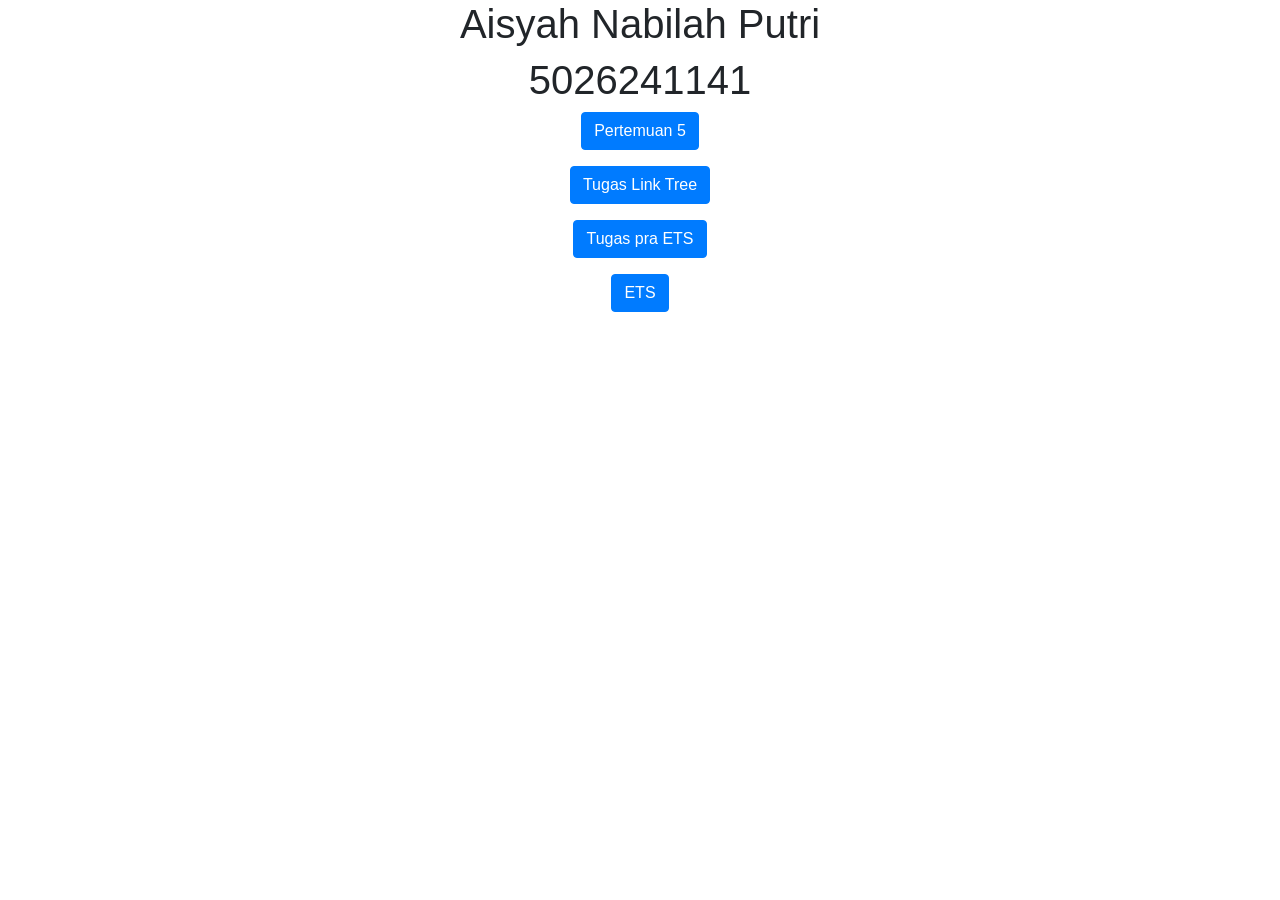
<file: index.html>
<!DOCTYPE html>
<html lang="en">

<head>
    <title>Aisyah Nabilah Putri</title>
    <meta charset="utf-8">
    <meta name="viewport" content="width=device-width, initial-scale=1">
    <link rel="stylesheet" href="https://cdn.jsdelivr.net/npm/bootstrap@4.6.2/dist/css/bootstrap.min.css">
    <script src="https://cdn.jsdelivr.net/npm/jquery@3.7.1/dist/jquery.slim.min.js"></script>
    <script src="https://cdn.jsdelivr.net/npm/popper.js@1.16.1/dist/umd/popper.min.js"></script>
    <script src="https://cdn.jsdelivr.net/npm/bootstrap@4.6.2/dist/js/bootstrap.bundle.min.js"></script>
</head>

<body>

    <div class="container">
        <center>
            <h1>Aisyah Nabilah Putri</h1>
            <h1>5026241141</h1>
            <p><a href="pertemuan5.html" target="_blank"><button class="btn btn-primary">Pertemuan 5</button></a></p>
            <p><a href="linktree.html" target="_blank"><button class="btn btn-primary">Tugas Link Tree</button></a></p>
            <p><a href="tugas_ets.html" target="_blank"><button class="btn btn-primary">Tugas pra ETS</button></a></p>
            <p><a href="startbootstrap-freelancer-gh-pages/5026241141.html" target="_blank"><button class="btn btn-primary">ETS</button></a></p>
        </center>
    </div>

</body>

</html>
</file>
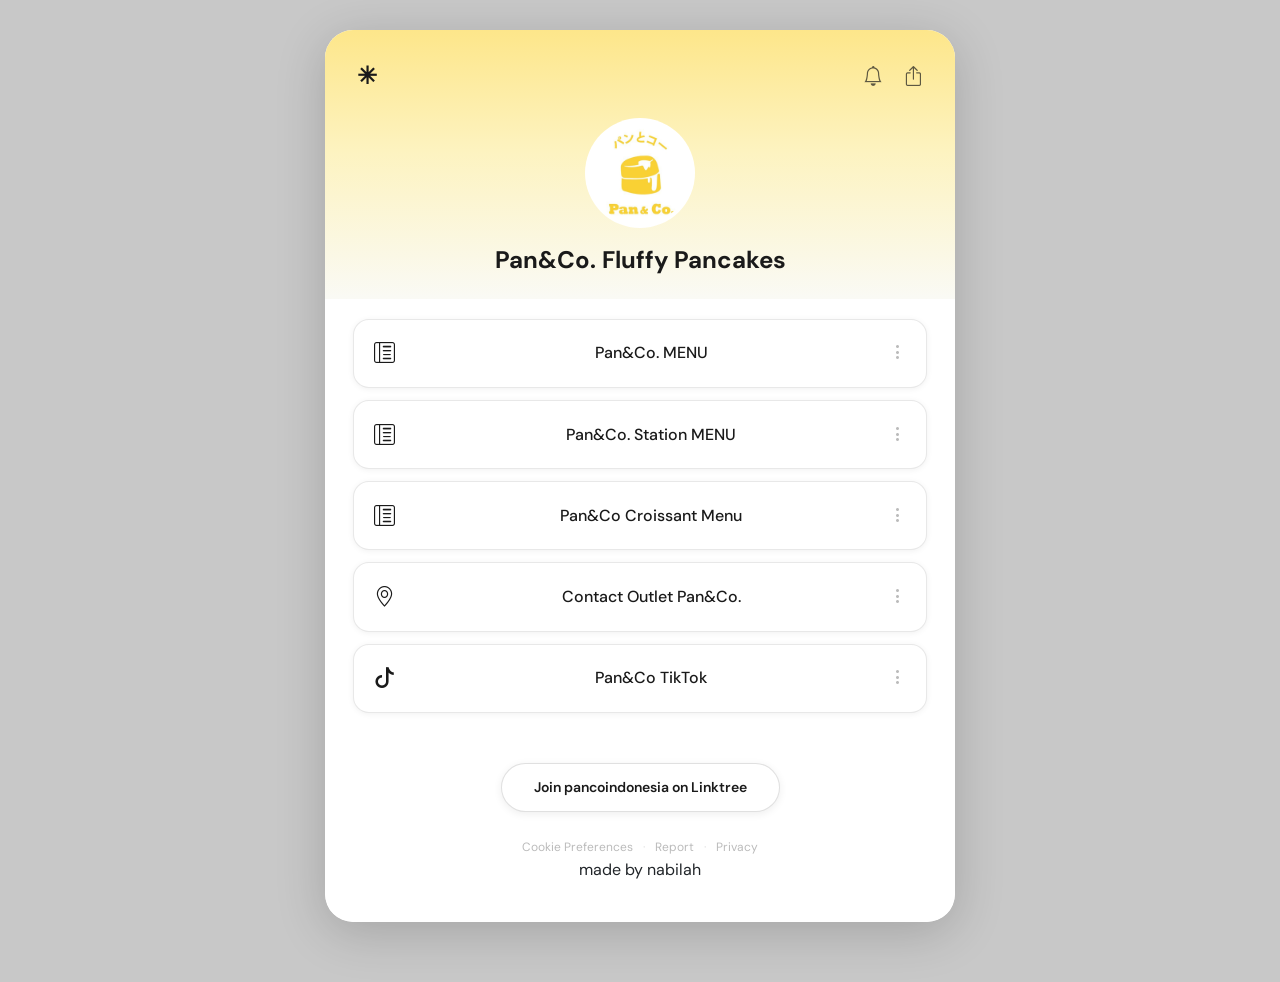
<file: linktree.html>
<!DOCTYPE html>
<html lang="id">

<head>
    <meta charset="UTF-8" />
    <meta name="viewport" content="width=device-width, initial-scale=1.0" />
    <title>Pan&amp;Co. Fluffy Pancakes | Linktree</title>

    <link rel="stylesheet" href="https://cdn.jsdelivr.net/npm/bootstrap@4.6.2/dist/css/bootstrap.min.css" />
    <link rel="stylesheet" href="https://cdn.jsdelivr.net/npm/bootstrap-icons@1.11.3/font/bootstrap-icons.css" />
    <link href="https://fonts.googleapis.com/css2?family=DM+Sans:wght@400;500;600;700&display=swap" rel="stylesheet" />

    <style>
        body {
            font-family: 'DM Sans', sans-serif;
            background-color: #c8c8c8;
            min-height: 100vh;
            display: flex;
            align-items: flex-start;
            justify-content: center;
            padding: 30px 20px 60px;
        }

        .linktree-card {
            width: 630px;
            background: #ffffff;
            border-radius: 28px;
            overflow: hidden;
            box-shadow: 0 10px 50px rgba(0, 0, 0, 0.18);
        }

        .card-header-section {
            background: linear-gradient(180deg, #fde68a 0%, #fdf3c0 45%, #fafaf5 100%);
            padding: 28px 32px 24px;
            text-align: center;
        }

        .topbar {
            display: flex;
            justify-content: space-between;
            align-items: center;
            margin-bottom: 24px;
        }

        .topbar-logo {
            font-size: 1.5rem;
            font-weight: 800;
            color: #1a1a1a;
        }

        .topbar-icons {
            display: flex;
            gap: 20px;
        }

        .topbar-icon {
            font-size: 1.25rem;
            color: #1a1a1a;
            opacity: 0.7;
            cursor: pointer;
            transition: opacity 0.2s;
        }

        .topbar-icon:hover {
            opacity: 1;
        }

        .avatar-wrap {
            width: 110px;
            height: 110px;
            border-radius: 50%;
            background: #fff;
            padding: 4px;
            margin: 0 auto 18px;
            overflow: hidden;
        }

        .avatar-img {
            width: 100%;
            height: 100%;
            border-radius: 50%;
            object-fit: cover;
            display: block;
        }

        .profile-name {
            font-size: 1.5rem;
            font-weight: 700;
            color: #1a1a1a;
            margin-bottom: 0;
        }

        .card-body-section {
            padding: 20px 28px 28px;
            background: #ffffff;
        }

        .link-card {
            display: flex;
            align-items: center;
            background: #ffffff;
            border-radius: 16px;
            border: 1px solid rgba(0, 0, 0, 0.09);
            padding: 18px 20px;
            text-decoration: none;
            color: #1a1a1a;
            box-shadow: 0 1px 6px rgba(0, 0, 0, 0.06);
            transition: transform 0.18s ease, box-shadow 0.18s ease, background 0.18s;
            margin-bottom: 12px;
        }

        .link-card:last-child {
            margin-bottom: 0;
        }

        .link-card:hover {
            transform: translateY(-2px);
            box-shadow: 0 6px 20px rgba(0, 0, 0, 0.1);
            background: #fffdf7;
            color: #1a1a1a;
            text-decoration: none;
        }

        .link-icon {
            width: 38px;
            font-size: 1.3rem;
            color: #1a1a1a;
            flex-shrink: 0;
        }

        .link-label {
            flex: 1;
            text-align: center;
            font-size: 16px;
            font-weight: 500;
        }

        .link-more {
            color: #bbb;
            font-size: 1rem;
        }

        .cta-section {
            text-align: center;
            padding: 22px 28px 12px;
            background: #ffffff;
        }

        .cta-btn {
            border-radius: 50px;
            border: 1.5px solid rgba(0, 0, 0, 0.12);
            background: #fff;
            color: #1a1a1a;
            font-weight: 600;
            font-size: 14px;
            padding: 13px 32px;
            box-shadow: 0 2px 8px rgba(0, 0, 0, 0.07);
            transition: background 0.18s, box-shadow 0.18s;
            display: inline-block;
            text-decoration: none;
        }

        .cta-btn:hover {
            background: #f9f9f9;
            box-shadow: 0 4px 14px rgba(0, 0, 0, 0.1);
            color: #1a1a1a;
            text-decoration: none;
        }

        .footer-section {
            text-align: center;
            padding: 10px 28px 24px;
            background: #ffffff;
            border-radius: 0 0 28px 28px;
        }

        .footer-link {
            color: #bbb;
            font-size: 12px;
            text-decoration: none;
            transition: color 0.15s;
        }

        .footer-link:hover {
            color: #777;
            text-decoration: none;
        }

        .footer-sep {
            color: #ddd;
            font-size: 12px;
            margin: 0 6px;
        }
    </style>
</head>

<body>

    <div class="linktree-card">

        <!-- Header -->
        <div class="card-header-section">
            <div class="topbar">
                <span class="topbar-logo">✳</span>
                <div class="topbar-icons">
                    <i class="bi bi-bell topbar-icon"></i>
                    <i class="bi bi-box-arrow-up topbar-icon"></i>
                </div>
            </div>

            <div class="avatar-wrap">
                <img src="assets/img/panco.jpg" alt="Pan&Co." class="avatar-img">
            </div>

            <h1 class="profile-name">Pan&amp;Co. Fluffy Pancakes</h1>
        </div>

        <!-- Links -->
        <div class="card-body-section">

            <a href="https://drive.google.com/drive/folders/1BXzhAA05fTf8s0udPJhN1wT8yPh0RWYp?usp=drive_link"
                target="_blank" rel="noopener" class="link-card">
                <div class="link-icon"><i class="bi bi-layout-text-sidebar-reverse"></i></div>
                <span class="link-label">Pan&amp;Co. MENU</span>
                <div class="link-more"><i class="bi bi-three-dots-vertical"></i></div>
            </a>

            <a href="https://drive.google.com/file/d/1GF16cD7FG-kOEPzLTCcekMfUhkAr4oX1/view?usp=drive_link"
                target="_blank" rel="noopener" class="link-card">
                <div class="link-icon"><i class="bi bi-layout-text-sidebar-reverse"></i></div>
                <span class="link-label">Pan&amp;Co. Station MENU</span>
                <div class="link-more"><i class="bi bi-three-dots-vertical"></i></div>
            </a>

            <a href="https://drive.google.com/file/d/194xOvzzpdVFYs1eltRZlV_2m2AI8JHvz/view?usp=drive_link"
                target="_blank" rel="noopener" class="link-card">
                <div class="link-icon"><i class="bi bi-layout-text-sidebar-reverse"></i></div>
                <span class="link-label">Pan&amp;Co Croissant Menu</span>
                <div class="link-more"><i class="bi bi-three-dots-vertical"></i></div>
            </a>

            <a href="https://drive.google.com/file/d/1IqhKSaM0NozH4ExA8CZAC59-rjIdJYqP/view?usp=drive_link"
                target="_blank" rel="noopener" class="link-card">
                <div class="link-icon"><i class="bi bi-geo-alt"></i></div>
                <span class="link-label">Contact Outlet Pan&amp;Co.</span>
                <div class="link-more"><i class="bi bi-three-dots-vertical"></i></div>
            </a>

            <a href="https://www.tiktok.com/@panco.fluffypancake" target="_blank" rel="noopener" class="link-card">
                <div class="link-icon"><i class="bi bi-tiktok"></i></div>
                <span class="link-label">Pan&amp;Co TikTok</span>
                <div class="link-more"><i class="bi bi-three-dots-vertical"></i></div>
            </a>

        </div>

        <!-- CTA -->
        <div class="cta-section">
            <a href="https://linktr.ee/signup" target="_blank" rel="noopener" class="cta-btn">
                Join pancoindonesia on Linktree
            </a>
        </div>

        <!-- Footer -->
        <div class="footer-section">
            <a href="#" class="footer-link">Cookie Preferences</a>
            <span class="footer-sep">·</span>
            <a href="https://linktr.ee/s/about/trust-center/report/" target="_blank" class="footer-link">Report</a>
            <span class="footer-sep">·</span>
            <a href="https://linktr.ee/privacy" target="_blank" class="footer-link">Privacy</a>
            <p>made by nabilah</p>
        </div>


    </div>

    <script src="https://cdn.jsdelivr.net/npm/jquery@3.5.1/dist/jquery.slim.min.js"></script>
    <script src="https://cdn.jsdelivr.net/npm/bootstrap@4.6.2/dist/js/bootstrap.bundle.min.js"></script>
</body>

</html>
</file>
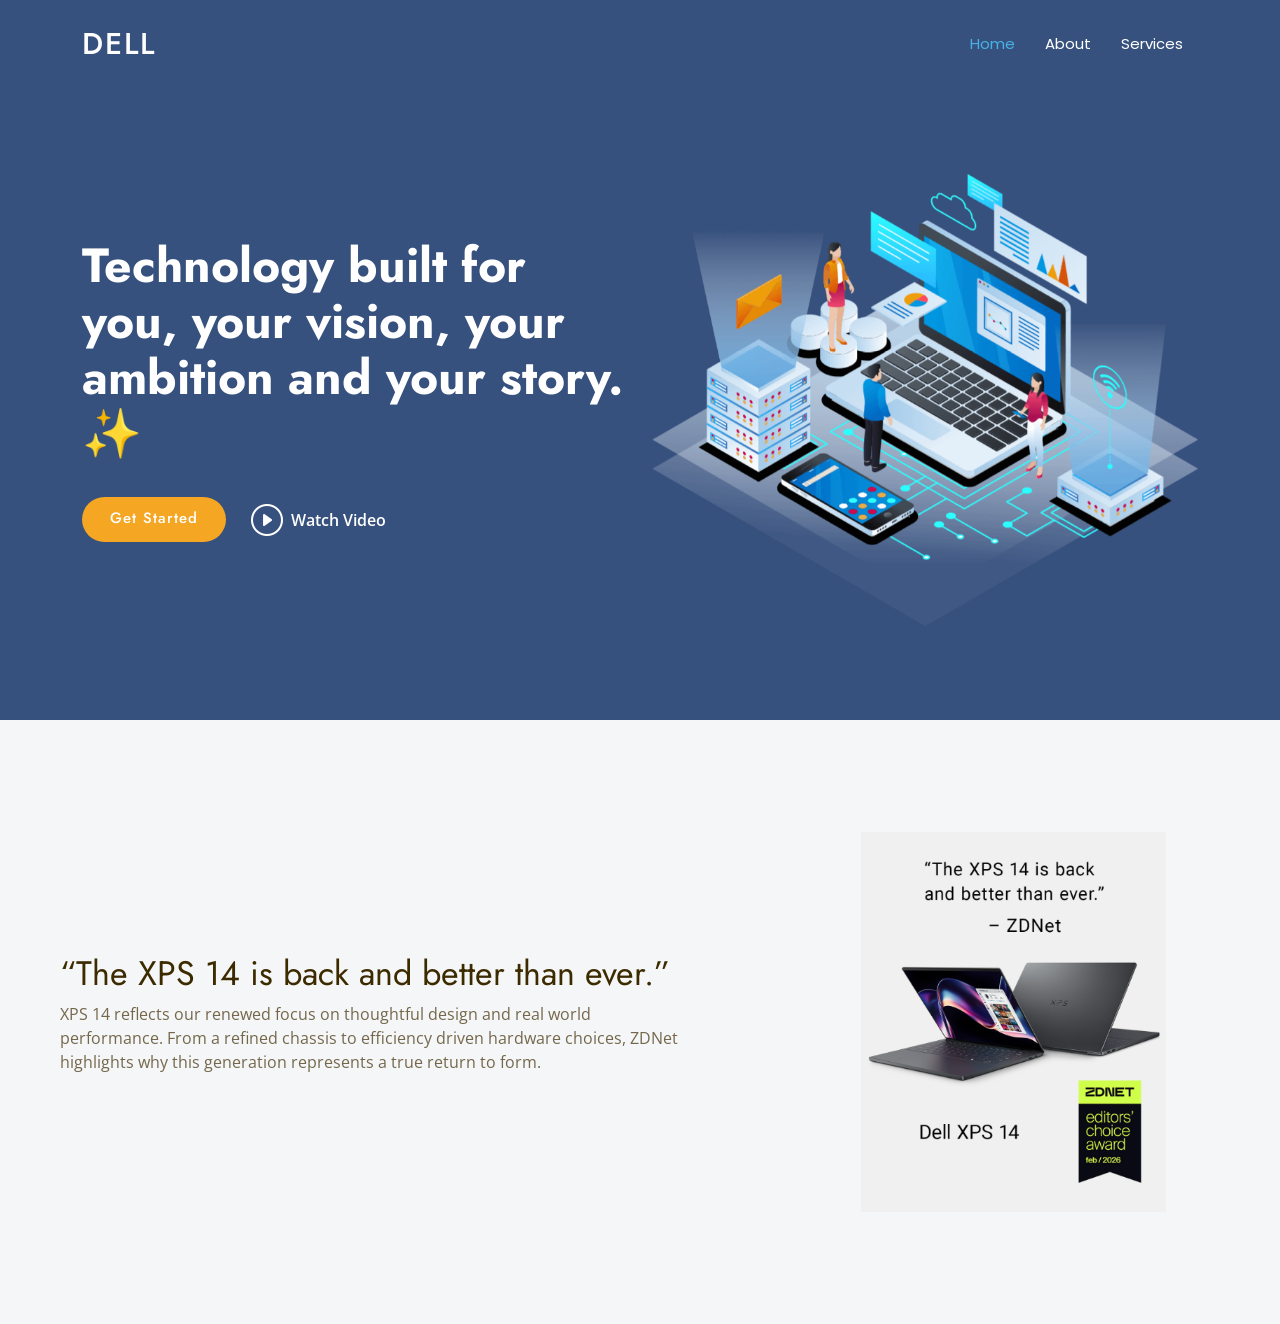
<file: pertemuan5.html>
<!DOCTYPE html>
<html lang="en">

<head>
    <meta charset="utf-8">
    <meta content="width=device-width, initial-scale=1.0" name="viewport">
    <title>DELL</title>
    <meta name="description" content="">
    <meta name="keywords" content="">

    <!-- Favicons -->
    <link href="assets/img/favicon.png" rel="icon">
    <link href="assets/img/apple-touch-icon.png" rel="apple-touch-icon">

    <!-- Fonts -->
    <link href="https://fonts.googleapis.com" rel="preconnect">
    <link href="https://fonts.gstatic.com" rel="preconnect" crossorigin>
    <link
        href="https://fonts.googleapis.com/css2?family=Open+Sans:ital,wght@0,300;0,400;0,500;0,600;0,700;0,800;1,300;1,400;1,500;1,600;1,700;1,800&family=Poppins:ital,wght@0,100;0,200;0,300;0,400;0,500;0,600;0,700;0,800;0,900;1,100;1,200;1,300;1,400;1,500;1,600;1,700;1,800;1,900&family=Jost:ital,wght@0,100;0,200;0,300;0,400;0,500;0,600;0,700;0,800;0,900;1,100;1,200;1,300;1,400;1,500;1,600;1,700;1,800;1,900&display=swap"
        rel="stylesheet">

    <!-- Vendor CSS Files -->
    <link href="assets/vendor/bootstrap/css/bootstrap.min.css" rel="stylesheet">
    <link href="assets/vendor/bootstrap-icons/bootstrap-icons.css" rel="stylesheet">
    <link href="assets/vendor/aos/aos.css" rel="stylesheet">
    <link href="assets/vendor/glightbox/css/glightbox.min.css" rel="stylesheet">
    <link href="assets/vendor/swiper/swiper-bundle.min.css" rel="stylesheet">

    <!-- Main CSS File -->
    <link href="assets/css/main.css" rel="stylesheet">

    <!-- =======================================================
  * Template Name: Arsha
  * Template URL: https://bootstrapmade.com/arsha-free-bootstrap-html-template-corporate/
  * Updated: Feb 22 2025 with Bootstrap v5.3.3
  * Author: BootstrapMade.com
  * License: https://bootstrapmade.com/license/
  ======================================================== -->
</head>

<body class="index-page">
    <header id="header" class="header d-flex align-items-center fixed-top">
        <div class="container-fluid container-xl position-relative d-flex align-items-center">

            <a href="index.html" class="logo d-flex align-items-center me-auto">
                <!-- Uncomment the line below if you also wish to use an image logo -->
                <!-- <img src="assets/img/logo.webp" alt=""> -->
                <h1 class="sitename">DELL</h1>
            </a>

            <nav id="navmenu" class="navmenu">
                <ul>
                    <li><a href="#hero" class="active">Home</a></li>
                    <li><a href="#about">About</a></li>
                    <li><a href="#services">Services</a></li>
                    <ul>

                        <i class="mobile-nav-toggle d-xl-none bi bi-list"></i>
            </nav>

        </div>
    </header>

    <main class="main">
        <!-- Hero Section -->
        <section id="hero" class="hero section dark-background">

            <div class="container">
                <div class="row gy-4">
                    <div class="col-lg-6 order-2 order-lg-1 d-flex flex-column justify-content-center"
                        data-aos="zoom-out">
                        <h1>Technology built for you, your vision, your ambition and your story. ✨</h1>
                        <p></p>
                        <div class="d-flex">
                            <a href="#about" class="btn-get-started">Get Started</a>
                            <a href="https://www.youtube.com/watch?v=Y7f98aduVJ8"
                                class="glightbox btn-watch-video d-flex align-items-center"><i
                                    class="bi bi-play-circle"></i><span>Watch Video</span></a>
                        </div>
                    </div>
                    <div class="col-lg-6 order-1 order-lg-2 hero-img" data-aos="zoom-out" data-aos-delay="200">
                        <img src="assets/img/hero-img.png" class="img-fluid animated" alt="">
                    </div>
                </div>
            </div>

        </section><!-- /Hero Section -->

        <!-- Why Us Section -->
        <section id="why-us" class="section why-us light-background" data-builder="section">

            <div class="container-fluid">

                <div class="row gy-4">

                    <div class="col-lg-7 d-flex flex-column justify-content-center order-2 order-lg-1">

                        <div class="content px-xl-5" data-aos="fade-up" data-aos-delay="100">
                            <h3><span>“The XPS 14 is back and better than ever.”</span></h3>
                            <p>
                                XPS 14 reflects our renewed focus on thoughtful design and real world performance. From
                                a refined chassis to efficiency driven hardware choices, ZDNet highlights why this
                                generation represents a true return to form.
                            </p>
                        </div>

                    </div>

                    <div class="col-lg-5 order-1 order-lg-2 why-us-img">
                        <img src="assets/img/laptop.png" class="img-fluid" alt="" data-aos="zoom-in"
                            data-aos-delay="100">
                    </div>
                </div>

            </div>

        </section><!-- /Why Us Section -->

    </main>


    <!-- Scroll Top -->
    <a href="#" id="scroll-top" class="scroll-top d-flex align-items-center justify-content-center"><i
            class="bi bi-arrow-up-short"></i></a>

    <!-- Preloader -->
    <div id="preloader"></div>

    <!-- Vendor JS Files -->
    <script src="assets/vendor/bootstrap/js/bootstrap.bundle.min.js"></script>
    <script src="assets/vendor/php-email-form/validate.js"></script>
    <script src="assets/vendor/aos/aos.js"></script>
    <script src="assets/vendor/glightbox/js/glightbox.min.js"></script>
    <script src="assets/vendor/swiper/swiper-bundle.min.js"></script>
    <script src="assets/vendor/waypoints/noframework.waypoints.js"></script>
    <script src="assets/vendor/imagesloaded/imagesloaded.pkgd.min.js"></script>
    <script src="assets/vendor/isotope-layout/isotope.pkgd.min.js"></script>

    <!-- Main JS File -->
    <script src="assets/js/main.js"></script>

</body>

</html>
</file>
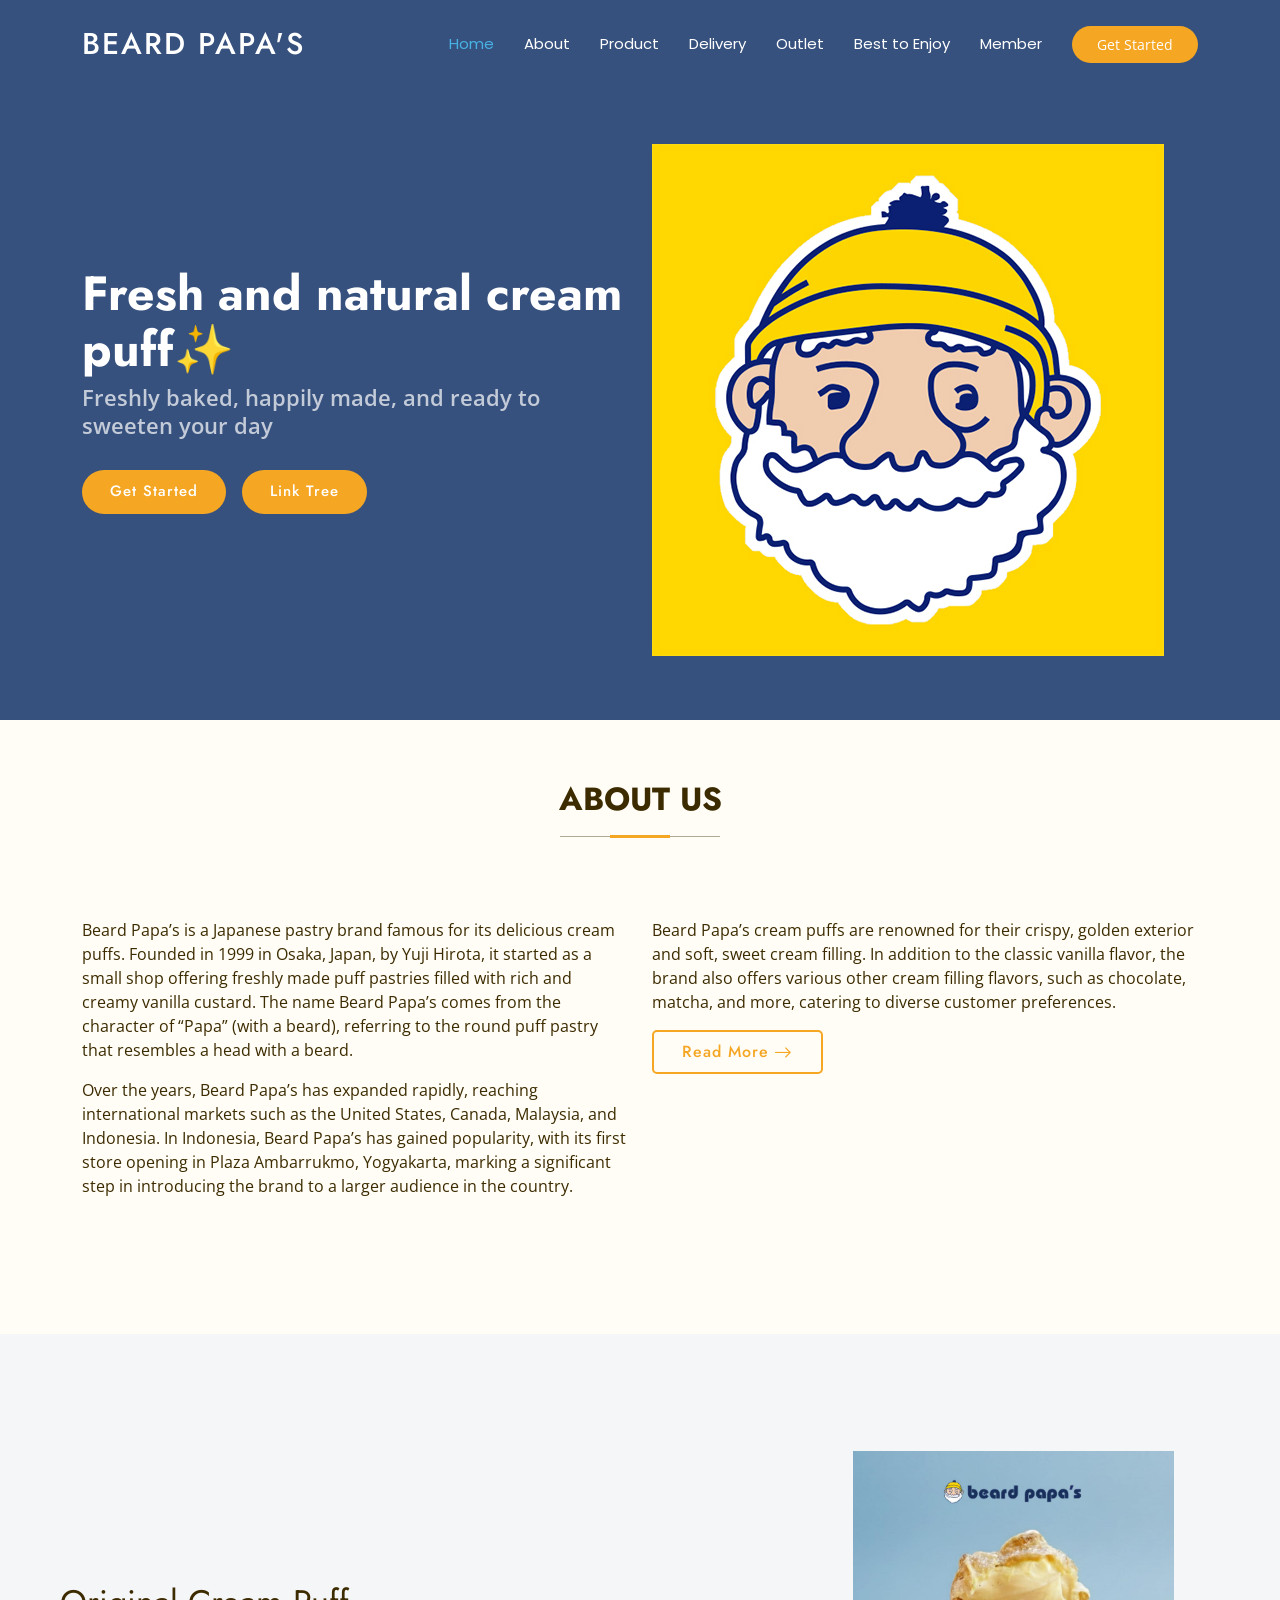
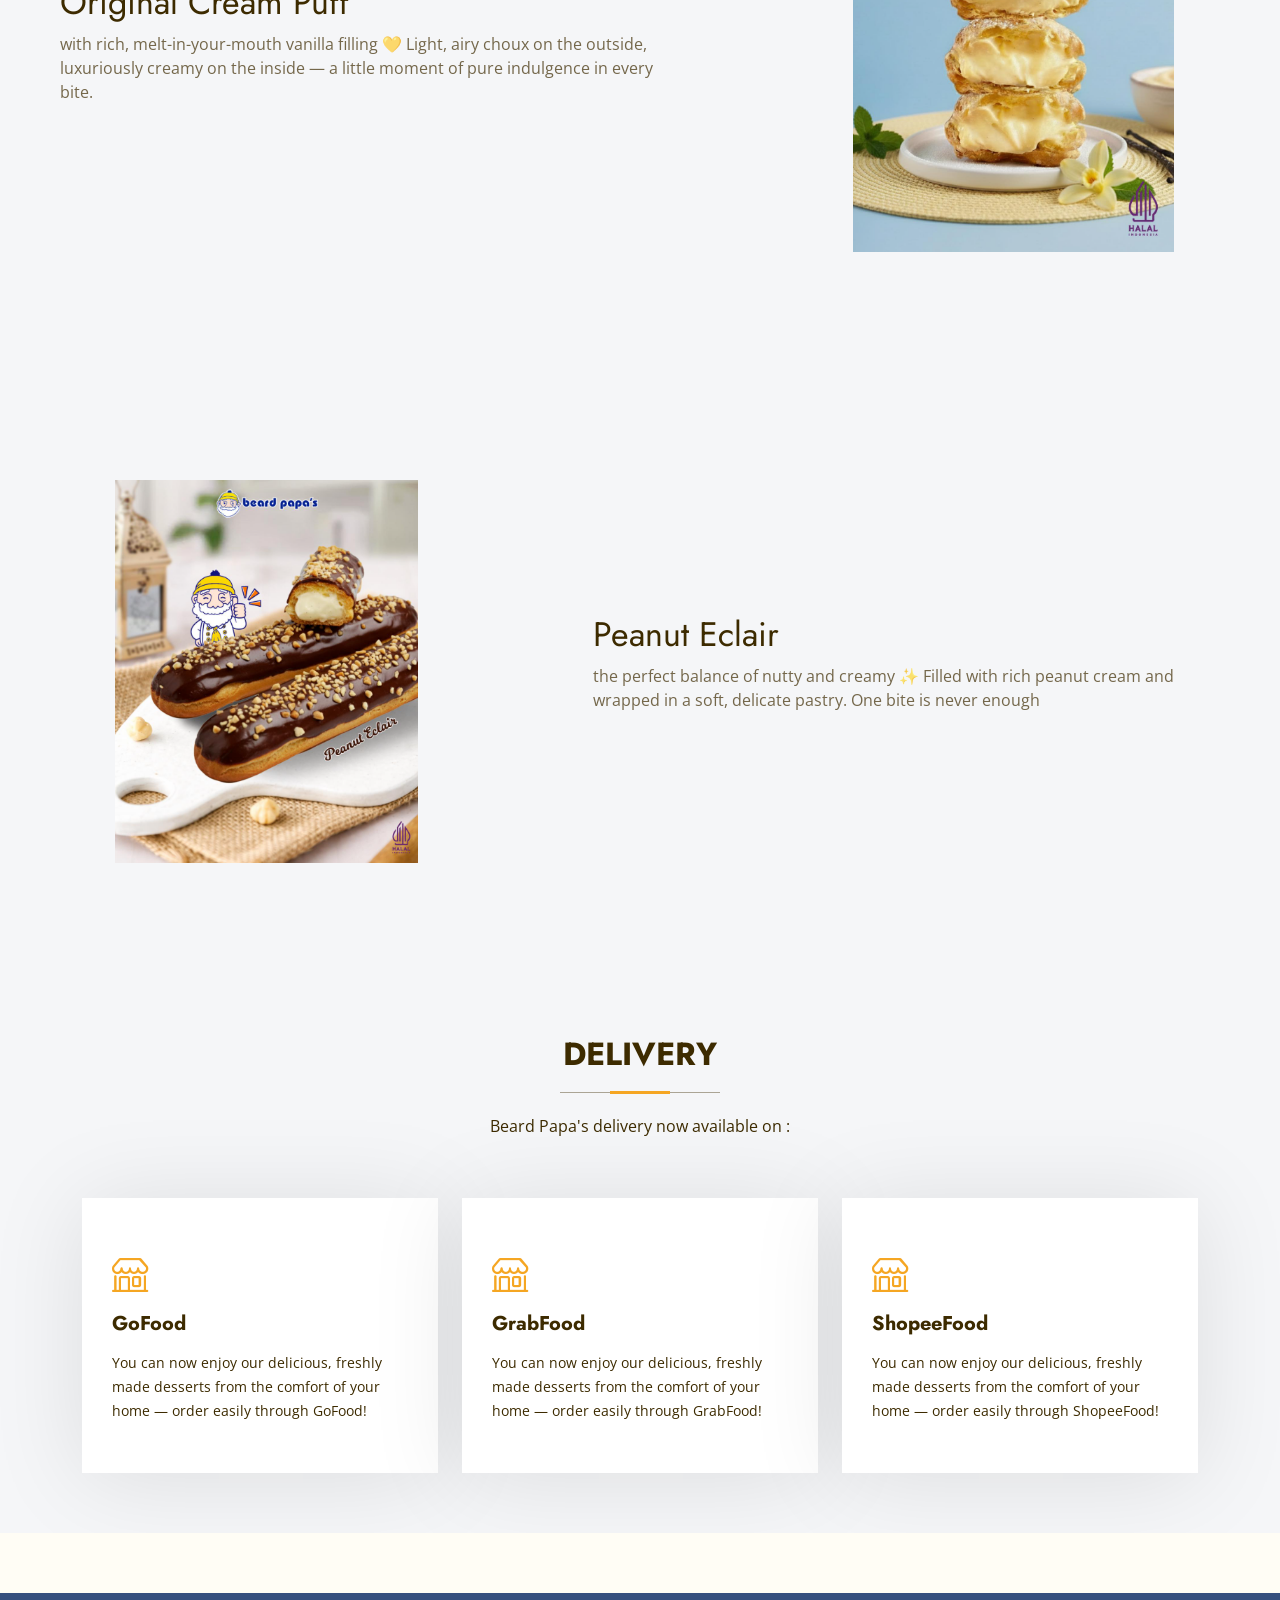
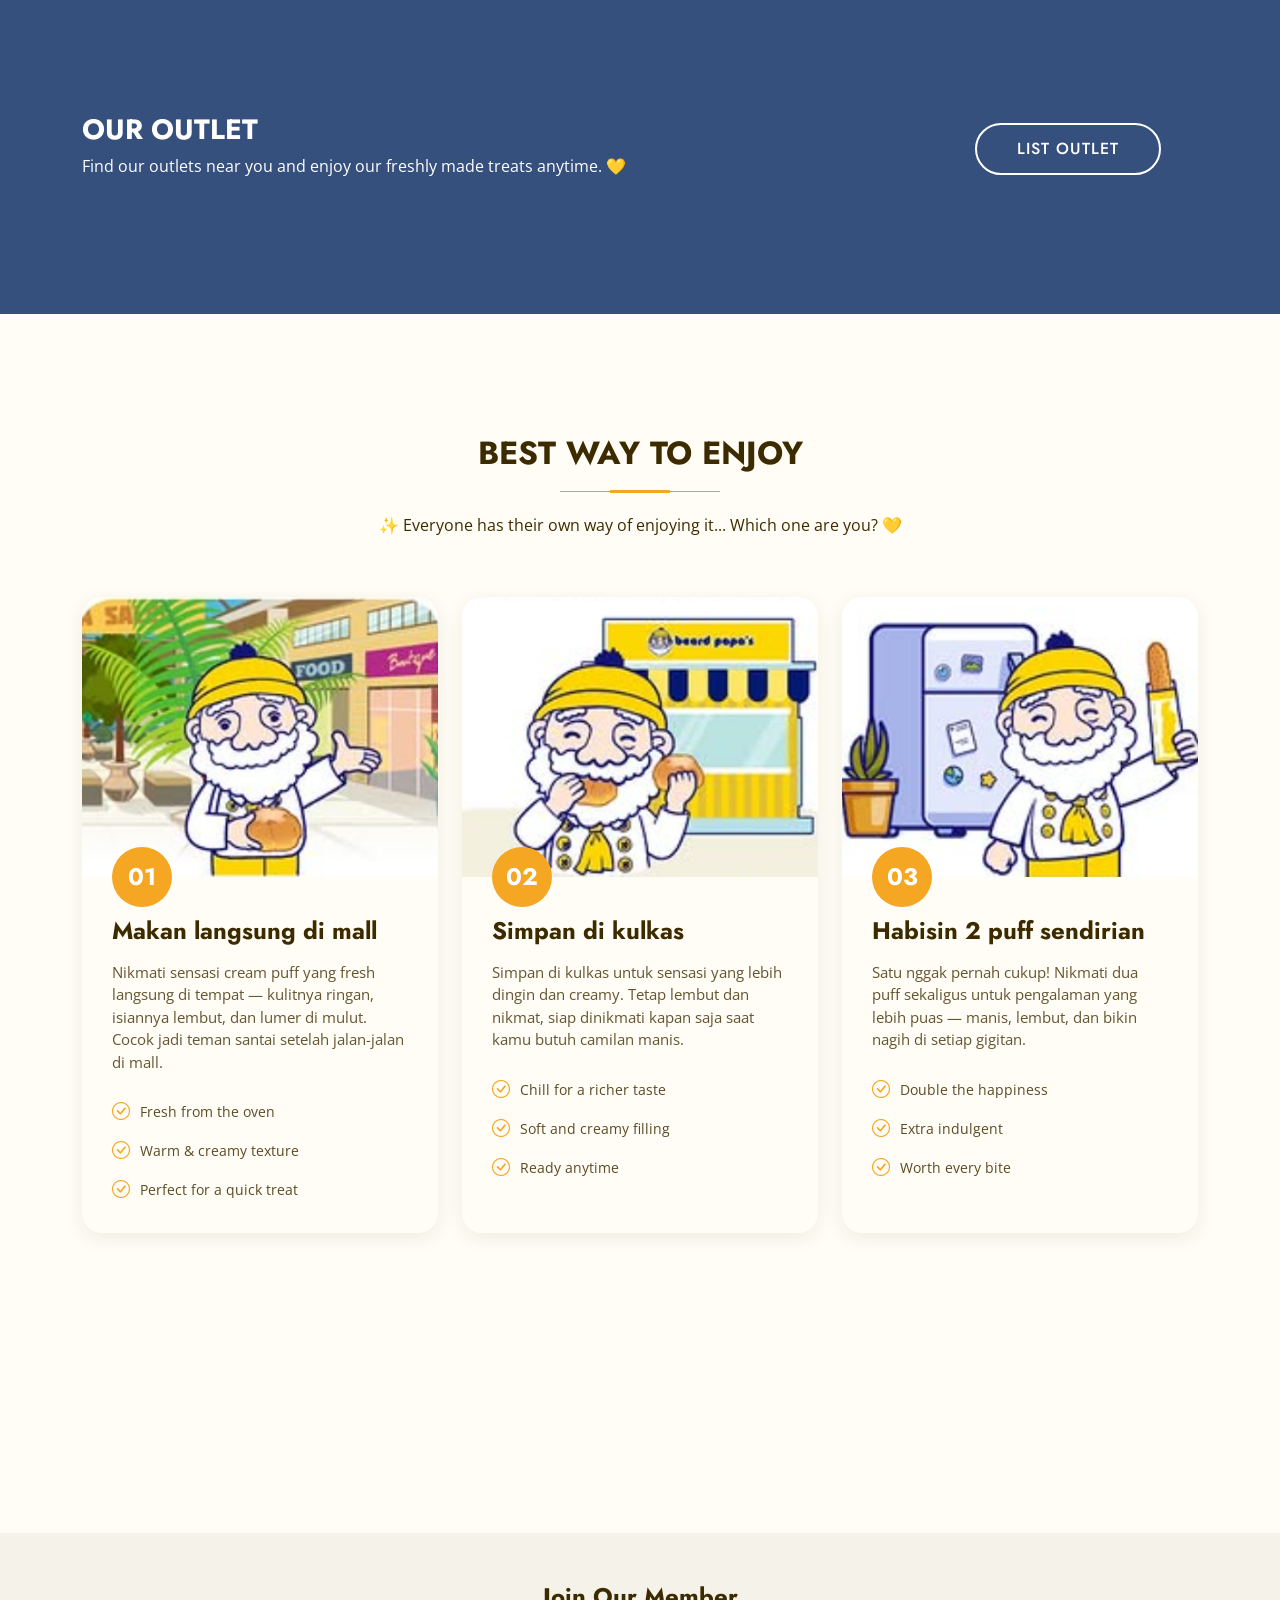
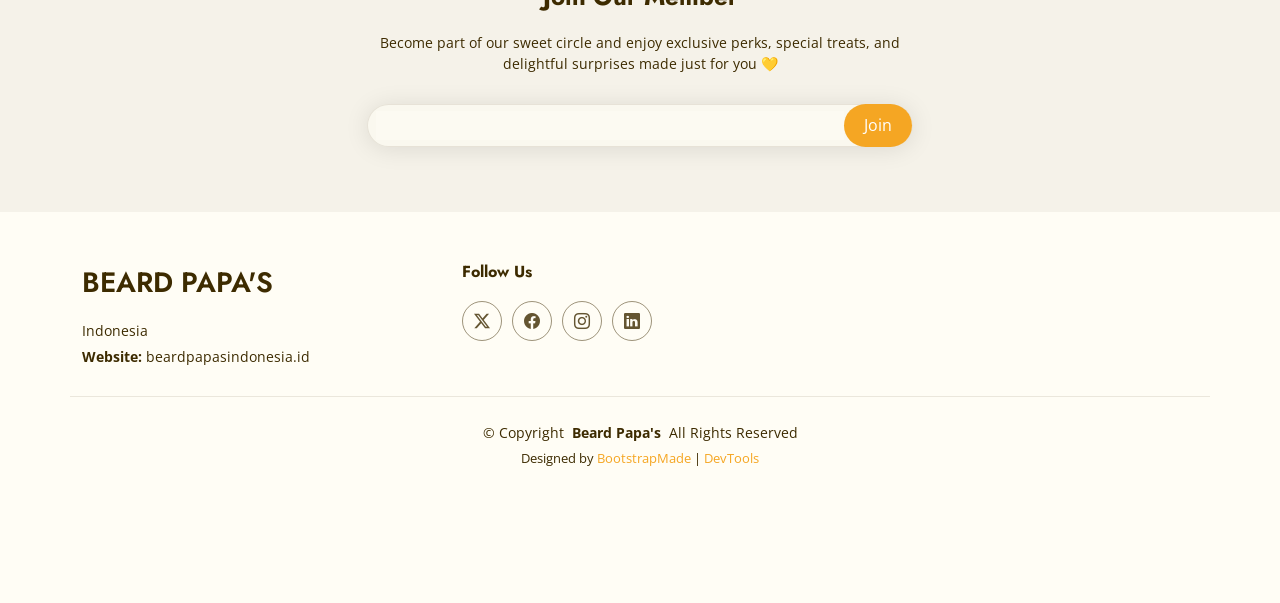
<file: tugas_ets.html>
<!DOCTYPE html>
<html lang="en">

<head>
  <meta charset="utf-8">
  <meta content="width=device-width, initial-scale=1.0" name="viewport">
  <title>Beard Papa's</title>
  <meta name="description" content="">
  <meta name="keywords" content="">

  <!-- Favicons -->
  <link href="assets/img/favicon.png" rel="icon">
  <link href="assets/img/apple-touch-icon.png" rel="apple-touch-icon">

  <!-- Fonts -->
  <link href="https://fonts.googleapis.com" rel="preconnect">
  <link href="https://fonts.gstatic.com" rel="preconnect" crossorigin>
  <link href="https://fonts.googleapis.com/css2?family=Open+Sans:ital,wght@0,300;0,400;0,500;0,600;0,700;0,800;1,300;1,400;1,500;1,600;1,700;1,800&family=Poppins:ital,wght@0,100;0,200;0,300;0,400;0,500;0,600;0,700;0,800;0,900;1,100;1,200;1,300;1,400;1,500;1,600;1,700;1,800;1,900&family=Jost:ital,wght@0,100;0,200;0,300;0,400;0,500;0,600;0,700;0,800;0,900;1,100;1,200;1,300;1,400;1,500;1,600;1,700;1,800;1,900&display=swap" rel="stylesheet">

  <!-- Vendor CSS Files -->
  <link href="assets/vendor/bootstrap/css/bootstrap.min.css" rel="stylesheet">
  <link href="assets/vendor/bootstrap-icons/bootstrap-icons.css" rel="stylesheet">
  <link href="assets/vendor/aos/aos.css" rel="stylesheet">
  <link href="assets/vendor/glightbox/css/glightbox.min.css" rel="stylesheet">
  <link href="assets/vendor/swiper/swiper-bundle.min.css" rel="stylesheet">

  <!-- Main CSS File -->
  <link href="assets/css/main.css" rel="stylesheet">

  <!-- =======================================================
  * Template Name: Arsha
  * Template URL: https://bootstrapmade.com/arsha-free-bootstrap-html-template-corporate/
  * Updated: Feb 22 2025 with Bootstrap v5.3.3
  * Author: BootstrapMade.com
  * License: https://bootstrapmade.com/license/
  ======================================================== -->
</head>

<body class="index-page">

  <header id="header" class="header d-flex align-items-center fixed-top">
    <div class="container-fluid container-xl position-relative d-flex align-items-center">

      <a href="index.html" class="logo d-flex align-items-center me-auto">
        <!-- Uncomment the line below if you also wish to use an image logo -->
        <!-- <img src="assets/img/logo.webp" alt=""> -->
        <h1 class="sitename">Beard Papa's</h1>
      </a>

      <nav id="navmenu" class="navmenu">
        <ul>
          <li><a href="#hero" class="active">Home</a></li>
          <li><a href="#about">About</a></li>
          <li><a href="#product">Product</a></li>
          <li><a href="#services">Delivery</a></li>
          <li><a href="#outlet">Outlet</a></li>
          <li><a href="#portfolio">Best to Enjoy</a></li>
          <li><a href="#member">Member</a></li>
        </ul>
        <i class="mobile-nav-toggle d-xl-none bi bi-list"></i>
      </nav>

      <a class="btn-getstarted" href="#about">Get Started</a>

    </div>
  </header>

  <main class="main">

    <!-- Hero Section -->
    <section id="hero" class="hero section dark-background">

      <div class="container">
        <div class="row gy-4">
          <div class="col-lg-6 order-2 order-lg-1 d-flex flex-column justify-content-center" data-aos="zoom-out">
            <h1>Fresh and natural cream puff✨</h1>
            <p>Freshly baked, happily made, and ready to sweeten your day</p>
            <div class="d-flex">
              <a href="#about" class="btn-get-started me-3">Get Started</a>
              <a href="https://linktr.ee/beardpapasid?utm_source=ig&utm_medium=social&utm_content=link_in_bio&fbclid=PAZXh0bgNhZW0CMTEAc3J0YwZhcHBfaWQMMjU2MjgxMDQwNTU4AAGnM4xaoTviVJweOSoVl70mBKsUhl_i67ZLE-uzR2HDEtzm6FwQ_XzoG3Q9J08_aem_H61UmFfRBBZX7i7J0TUJxw" class="btn-get-started">Link Tree</a>
            </div>
          </div>
          <div class="col-lg-6 order-1 order-lg-2 hero-img" data-aos="zoom-out" data-aos-delay="200">
            <img src="assets/img/papa.jpg" class="img-fluid animated" alt="">
          </div>
        </div>
      </div>

    </section><!-- /Hero Section -->


    <!-- About Section -->
    <section id="about" class="about section">

      <!-- Section Title -->
      <div class="container section-title" data-aos="fade-up">
        <h2>About Us</h2>
      </div><!-- End Section Title -->

      <div class="container">

        <div class="row gy-4">

          <div class="col-lg-6 content" data-aos="fade-up" data-aos-delay="100">
            <p>
              Beard Papa’s is a Japanese pastry brand famous for its delicious cream puffs. Founded in 1999 in Osaka, Japan, by Yuji Hirota, it started as a small shop offering freshly made puff pastries filled with rich and creamy vanilla custard. The name Beard Papa’s comes from the character of “Papa” (with a beard), referring to the round puff pastry that resembles a head with a beard.
            </p>
            <p>
                Over the years, Beard Papa’s has expanded rapidly, reaching international markets such as the United States, Canada, Malaysia, and Indonesia. In Indonesia, Beard Papa’s has gained popularity, with its first store opening in Plaza Ambarrukmo, Yogyakarta, marking a significant step in introducing the brand to a larger audience in the country.
            </p>
          </div>

          <div class="col-lg-6" data-aos="fade-up" data-aos-delay="200">
            <p>Beard Papa’s cream puffs are renowned for their crispy, golden exterior and soft, sweet cream filling. In addition to the classic vanilla flavor, the brand also offers various other cream filling flavors, such as chocolate, matcha, and more, catering to diverse customer preferences. </p>
            <a href="#" class="read-more"><span>Read More</span><i class="bi bi-arrow-right"></i></a>
          </div>

        </div>

      </div>

    </section><!-- /About Section -->

    <!-- Product section -->
    <section id="product" class="product section">
    <!-- Product Section -->
        <section id="why-us" class="section why-us light-background" data-builder="section">

            <div class="container-fluid">

                <div class="row gy-4">

                    <div class="col-lg-7 d-flex flex-column justify-content-center order-2 order-lg-1">

                        <div class="content px-xl-5" data-aos="fade-up" data-aos-delay="100">
                            <h3><span>Original Cream Puff</span></h3>
                            <p>
                                with rich, melt-in-your-mouth vanilla filling 💛
Light, airy choux on the outside, luxuriously creamy on the inside — a little moment of pure indulgence in every bite.
                            </p>
                        </div>

                    </div>

                    <div class="col-lg-5 order-1 order-lg-2 why-us-img">
                        <img src="assets/img/papa2.png" class="img-fluid" alt="" data-aos="zoom-in"
                            data-aos-delay="100">
                    </div>
                </div>

            </div>

        </section><!-- /Product Section -->

<!-- Product 2 Section -->
        <section id="why-us" class="section why-us light-background" data-builder="section">

            <div class="container-fluid">

                <div class="row gy-4">

                    <div class="col-lg-7 d-flex flex-column justify-content-center order-2 order-lg-2">

                        <div class="content px-xl-5" data-aos="fade-up" data-aos-delay="100">
                            <h3><span>Peanut Eclair</span></h3>
                            <p>
                                the perfect balance of nutty and creamy ✨
Filled with rich peanut cream and wrapped in a soft, delicate pastry. One bite is never enough
                            </p>
                        </div>

                    </div>

                    <div class="col-lg-5 order-1 order-lg-1 why-us-img">
                        <img src="assets/img/papa1.png" class="img-fluid" alt="" data-aos="zoom-in"
                            data-aos-delay="100">
                    </div>
                </div>

            </div>

        </section><!-- /Product 2 Section -->

    <!-- Services Section -->
    <section id="services" class="services section light-background">

      <!-- Section Title -->
      <div class="container section-title" data-aos="fade-up">
        <h2>Delivery</h2>
        <p>Beard Papa's delivery now available on :</p>
      </div><!-- End Section Title -->

      <div class="container">

        <div class="row gy-4">

          <div class="col-xl-4 col-md-6 d-flex" data-aos="fade-up" data-aos-delay="100">
            <div class="service-item position-relative">
              <div class="icon"><i class="bi bi-shop icon"></i></div>
              <h4><a href="" class="stretched-link">GoFood</a></h4>
              <p>You can now enjoy our delicious, freshly made desserts from the comfort of your home — order easily through GoFood!</p>
            </div>
          </div><!-- End Service Item -->

          <div class="col-xl-4 col-md-6 d-flex" data-aos="fade-up" data-aos-delay="200">
            <div class="service-item position-relative">
              <div class="icon"><i class="bi bi-shop icon"></i></div>
              <h4><a href="" class="stretched-link">GrabFood</a></h4>
              <p>You can now enjoy our delicious, freshly made desserts from the comfort of your home — order easily through GrabFood!</p>
            </div>
          </div><!-- End Service Item -->

          <div class="col-xl-4 col-md-6 d-flex" data-aos="fade-up" data-aos-delay="300">
            <div class="service-item position-relative">
              <div class="icon"><i class="bi bi-shop icon"></i></div>
              <h4><a href="" class="stretched-link">ShopeeFood</a></h4>
              <p>You can now enjoy our delicious, freshly made desserts from the comfort of your home — order easily through ShopeeFood!</p>
            </div>
          </div><!-- End Service Item -->

        </div>

      </div>

    </section><!-- /Services Section -->

    <!-- Outlet Action Section -->
    <section id="outlet" class="outlet section">
    <!-- Call To Action Section -->
    <section id="call-to-action" class="call-to-action section dark-background">

      <img src="assets/img/outlet2.png" alt="">

      <div class="container">

        <div class="row" data-aos="zoom-in" data-aos-delay="100">
          <div class="col-xl-9 text-center text-xl-start">
            <h3>OUR OUTLET</h3>
            <p>Find our outlets near you and enjoy our freshly made treats anytime. 💛</p>
          </div>
          <div class="col-xl-3 cta-btn-container text-center">
            <a class="cta-btn align-middle" href="https://drive.google.com/file/d/1qJFxmbWEKWvijbR4VkLNI_ggahZxSHx8/view">LIST OUTLET</a>
          </div>
        </div>

      </div>

    </section><!-- /Call To Action Section -->

    <!-- Portfolio Section -->
    <section id="portfolio" class="portfolio section">

      <!-- Work Process Section -->
    <section id="work-process" class="work-process section">

      <!-- Section Title -->
      <div class="container section-title" data-aos="fade-up">
        <h2>Best Way to Enjoy</h2>
        <p>✨ Everyone has their own way of enjoying it... Which one are you? 💛</p>
      </div><!-- End Section Title -->

      <div class="container" data-aos="fade-up" data-aos-delay="100">

        <div class="row gy-5">

          <div class="col-lg-4" data-aos="fade-up" data-aos-delay="200">
            <div class="steps-item">
              <div class="steps-image">
                <img src="assets/img/enjoy1.png" alt="Step 1" class="img-fluid" loading="lazy">
              </div>
              <div class="steps-content">
                <div class="steps-number">01</div>
                <h3>Makan langsung di mall</h3>
                <p>Nikmati sensasi cream puff yang fresh langsung di tempat — kulitnya ringan, isiannya lembut, dan lumer di mulut. Cocok jadi teman santai setelah jalan-jalan di mall.</p>
                <div class="steps-features">
                  <div class="feature-item">
                    <i class="bi bi-check-circle"></i>
                    <span>Fresh from the oven</span>
                  </div>
                  <div class="feature-item">
                    <i class="bi bi-check-circle"></i>
                    <span>Warm & creamy texture</span>
                  </div>
                  <div class="feature-item">
                    <i class="bi bi-check-circle"></i>
                    <span>Perfect for a quick treat</span>
                  </div>
                </div>
              </div>
            </div><!-- End Steps Item -->
          </div>

          <div class="col-lg-4" data-aos="fade-up" data-aos-delay="300">
            <div class="steps-item">
              <div class="steps-image">
                <img src="assets/img/enjoy2.png" alt="Step 2" class="img-fluid" loading="lazy">
              </div>
              <div class="steps-content">
                <div class="steps-number">02</div>
                <h3>Simpan di kulkas</h3>
                <p>Simpan di kulkas untuk sensasi yang lebih dingin dan creamy. Tetap lembut dan nikmat, siap dinikmati kapan saja saat kamu butuh camilan manis.</p>
                <div class="steps-features">
                  <div class="feature-item">
                    <i class="bi bi-check-circle"></i>
                    <span>Chill for a richer taste</span>
                  </div>
                  <div class="feature-item">
                    <i class="bi bi-check-circle"></i>
                    <span>Soft and creamy filling</span>
                  </div>
                  <div class="feature-item">
                    <i class="bi bi-check-circle"></i>
                    <span>Ready anytime</span>
                  </div>
                </div>
              </div>
            </div><!-- End Steps Item -->
          </div>

          <div class="col-lg-4" data-aos="fade-up" data-aos-delay="400">
            <div class="steps-item">
              <div class="steps-image">
                <img src="assets/img/enjoy3.png" alt="Step 3" class="img-fluid" loading="lazy">
              </div>
              <div class="steps-content">
                <div class="steps-number">03</div>
                <h3>Habisin 2 puff sendirian</h3>
                <p>Satu nggak pernah cukup! Nikmati dua puff sekaligus untuk pengalaman yang lebih puas — manis, lembut, dan bikin nagih di setiap gigitan.</p>
                <div class="steps-features">
                  <div class="feature-item">
                    <i class="bi bi-check-circle"></i>
                    <span>Double the happiness</span>
                  </div>
                  <div class="feature-item">
                    <i class="bi bi-check-circle"></i>
                    <span>Extra indulgent</span>
                  </div>
                  <div class="feature-item">
                    <i class="bi bi-check-circle"></i>
                    <span>Worth every bite</span>
                  </div>
                </div>
              </div>
            </div><!-- End Steps Item -->
          </div>

        </div>

      </div>

    </section><!-- /Work Process Section -->

  </main>

  <section id="member" class="member section">
  <footer id="footer" class="footer">

    <div class="footer-newsletter">
      <div class="container">
        <div class="row justify-content-center text-center">
          <div class="col-lg-6">
            <h4>Join Our Member</h4>
            <p>Become part of our sweet circle and enjoy exclusive perks, special treats, and delightful surprises made just for you 💛</p>
            <form action="forms/member.php" method="post" class="php-email-form">
              <div class="newsletter-form"><input type="email" name="email"><input type="submit" value="Join"></div>
              <div class="loading">Loading</div>
              <div class="error-message"></div>
              <div class="sent-message">Your subscription request has been sent. Thank you!</div>
            </form>
          </div>
        </div>
      </div>
    </div>


    <div class="container footer-top">
      <div class="row gy-4">
        <div class="col-lg-4 col-md-6 footer-about">
          <a href="index.html" class="d-flex align-items-center">
            <span class="sitename">Beard Papa's</span>
          </a>
          <div class="footer-contact pt-3">
            <p>Indonesia</p>
            <p><strong>Website:</strong> <span>beardpapasindonesia.id</span></p>
          </div>
        </div>

        <div class="col-lg-4 col-md-12">
          <h4>Follow Us</h4>
          <div class="social-links d-flex">
            <a href="https://x.com/beardpapasid"><i class="bi bi-twitter-x"></i></a>
            <a href="https://www.facebook.com/p/Beard-Papas-Indonesia-100089214918165/"><i class="bi bi-facebook"></i></a>
            <a href="https://www.instagram.com/beardpapasid/"><i class="bi bi-instagram"></i></a>
            <a href="https://www.linkedin.com/company/beardpapas"><i class="bi bi-linkedin"></i></a>
          </div>
        </div>

      </div>
    </div>

    <div class="container copyright text-center mt-4">
      <p>© <span>Copyright</span> <strong class="px-1 sitename">Beard Papa's</strong> <span>All Rights Reserved</span></p>
      <div class="credits">
        <!-- All the links in the footer should remain intact. -->
        <!-- You can delete the links only if you've purchased the pro version. -->
        <!-- Licensing information: https://bootstrapmade.com/license/ -->
        <!-- Purchase the pro version with working PHP/AJAX contact form: [buy-url] -->
        Designed by <a href="https://bootstrapmade.com/">BootstrapMade</a> | <a href="https://bootstrapmade.com/tools/">DevTools</a>
      </div>
    </div>

  </footer>

  <!-- Scroll Top -->
  <a href="#" id="scroll-top" class="scroll-top d-flex align-items-center justify-content-center"><i class="bi bi-arrow-up-short"></i></a>

  <!-- Preloader -->
  <div id="preloader"></div>

  <!-- Vendor JS Files -->
  <script src="assets/vendor/bootstrap/js/bootstrap.bundle.min.js"></script>
  <script src="assets/vendor/php-email-form/validate.js"></script>
  <script src="assets/vendor/aos/aos.js"></script>
  <script src="assets/vendor/glightbox/js/glightbox.min.js"></script>
  <script src="assets/vendor/swiper/swiper-bundle.min.js"></script>
  <script src="assets/vendor/waypoints/noframework.waypoints.js"></script>
  <script src="assets/vendor/imagesloaded/imagesloaded.pkgd.min.js"></script>
  <script src="assets/vendor/isotope-layout/isotope.pkgd.min.js"></script>

  <!-- Main JS File -->
  <script src="assets/js/main.js"></script>

</body>


</html>
</file>
<file: assets/css/main.css>
/**
* Template Name: Arsha
* Template URL: https://bootstrapmade.com/arsha-free-bootstrap-html-template-corporate/
* Updated: Feb 22 2025 with Bootstrap v5.3.3
* Author: BootstrapMade.com
* License: https://bootstrapmade.com/license/
*/

/*--------------------------------------------------------------
# Font & Color Variables
# Help: https://bootstrapmade.com/color-system/
--------------------------------------------------------------*/
/* Fonts */
:root {
  --default-font: "Open Sans",  system-ui, -apple-system, "Segoe UI", Roboto, "Helvetica Neue", Arial, "Noto Sans", "Liberation Sans", sans-serif, "Apple Color Emoji", "Segoe UI Emoji", "Segoe UI Symbol", "Noto Color Emoji";
  --heading-font: "Jost",  sans-serif;
  --nav-font: "Poppins",  sans-serif;
}

/* Global Colors - The following color variables are used throughout the website. Updating them here will change the color scheme of the entire website */
:root { 
  --accent-color: #F5A623;       /* kuning emas — warna utama button & highlight */
  --default-color: #3D2B00;      /* coklat tua — untuk teks */
  --heading-color: #3D2B00;      /* coklat tua — untuk judul */
  --background-color: #FFFDF5;   /* putih kekuningan — background */
  --nav-color: #ffffff;          /* teks navbar */
  --contrast-color: #ffffff; /* Contrast color for text, ensuring readability against backgrounds of accent, heading, or default colors. */
}

/* Nav Menu Colors - The following color variables are used specifically for the navigation menu. They are separate from the global colors to allow for more customization options */
:root {
  --nav-color: #ffffff;  /* The default color of the main navmenu links */
  --nav-hover-color: #47b2e4; /* Applied to main navmenu links when they are hovered over or active */
  --nav-mobile-background-color: #ffffff; /* Used as the background color for mobile navigation menu */
  --nav-dropdown-background-color: #ffffff; /* Used as the background color for dropdown items that appear when hovering over primary navigation items */
  --nav-dropdown-color: #444444; /* Used for navigation links of the dropdown items in the navigation menu. */
  --nav-dropdown-hover-color: #47b2e4; /* Similar to --nav-hover-color, this color is applied to dropdown navigation links when they are hovered over. */
}

/* Color Presets - These classes override global colors when applied to any section or element, providing reuse of the sam color scheme. */

.light-background {
  --background-color: #f5f6f8;
  --surface-color: #ffffff;
}

.dark-background {
  --background-color: #37517e;
  --default-color: #ffffff;
  --heading-color: #ffffff;
  --surface-color: #4668a2;
  --contrast-color: #ffffff;
}

/* Smooth scroll */
:root {
  scroll-behavior: smooth;
}

/*--------------------------------------------------------------
# General Styling & Shared Classes
--------------------------------------------------------------*/
body {
  color: var(--default-color);
  background-color: var(--background-color);
  font-family: var(--default-font);
}

a {
  color: var(--accent-color);
  text-decoration: none;
  transition: 0.3s;
}

a:hover {
  color: color-mix(in srgb, var(--accent-color), transparent 25%);
  text-decoration: none;
}

h1,
h2,
h3,
h4,
h5,
h6 {
  color: var(--heading-color);
  font-family: var(--heading-font);
}

/* PHP Email Form Messages
------------------------------*/
.php-email-form .error-message {
  display: none;
  background: #df1529;
  color: #ffffff;
  text-align: left;
  padding: 15px;
  margin-bottom: 24px;
  font-weight: 600;
}

.php-email-form .sent-message {
  display: none;
  color: #ffffff;
  background: #059652;
  text-align: center;
  padding: 15px;
  margin-bottom: 24px;
  font-weight: 600;
}

.php-email-form .loading {
  display: none;
  background: var(--surface-color);
  text-align: center;
  padding: 15px;
  margin-bottom: 24px;
}

.php-email-form .loading:before {
  content: "";
  display: inline-block;
  border-radius: 50%;
  width: 24px;
  height: 24px;
  margin: 0 10px -6px 0;
  border: 3px solid var(--accent-color);
  border-top-color: var(--surface-color);
  animation: php-email-form-loading 1s linear infinite;
}

@keyframes php-email-form-loading {
  0% {
    transform: rotate(0deg);
  }

  100% {
    transform: rotate(360deg);
  }
}

/*--------------------------------------------------------------
# Global Header
--------------------------------------------------------------*/
.header {
  --background-color: #3d4d6a;
  --heading-color: #ffffff;
  color: var(--default-color);
  background-color: var(--background-color);
  padding: 15px 0;
  transition: all 0.5s;
  z-index: 997;
}

.header .logo {
  line-height: 1;
}

.header .logo img {
  max-height: 36px;
  margin-right: 8px;
}

.header .logo h1 {
  font-size: 30px;
  margin: 0;
  font-weight: 500;
  color: var(--heading-color);
  letter-spacing: 2px;
  text-transform: uppercase;
}

.header .btn-getstarted,
.header .btn-getstarted:focus {
  color: var(--contrast-color);
  background: var(--accent-color);
  font-size: 14px;
  padding: 8px 25px;
  margin: 0 0 0 30px;
  border-radius: 50px;
  transition: 0.3s;
}

.header .btn-getstarted:hover,
.header .btn-getstarted:focus:hover {
  color: var(--contrast-color);
  background: color-mix(in srgb, var(--accent-color), transparent 15%);
}

@media (max-width: 1200px) {
  .header .logo {
    order: 1;
  }

  .header .btn-getstarted {
    order: 2;
    margin: 0 15px 0 0;
    padding: 6px 15px;
  }

  .header .navmenu {
    order: 3;
  }
}

/* Index Page Header
------------------------------*/
.index-page .header {
  --background-color: rgba(255, 255, 255, 0);
  --heading-color: #ffffff;
  --nav-color: #ffffff;
}

/* Index Page Header on Scroll
------------------------------*/
.index-page.scrolled .header {
  --background-color: rgba(40, 58, 90, 0.9);
}

/*--------------------------------------------------------------
# Navigation Menu
--------------------------------------------------------------*/
/* Desktop Navigation */
@media (min-width: 1200px) {
  .navmenu {
    padding: 0;
  }

  .navmenu ul {
    margin: 0;
    padding: 0;
    display: flex;
    list-style: none;
    align-items: center;
  }

  .navmenu li {
    position: relative;
  }

  .navmenu a,
  .navmenu a:focus {
    color: var(--nav-color);
    padding: 18px 15px;
    font-size: 15px;
    font-family: var(--nav-font);
    font-weight: 400;
    display: flex;
    align-items: center;
    justify-content: space-between;
    white-space: nowrap;
    transition: 0.3s;
  }

  .navmenu a i,
  .navmenu a:focus i {
    font-size: 12px;
    line-height: 0;
    margin-left: 5px;
    transition: 0.3s;
  }

  .navmenu li:last-child a {
    padding-right: 0;
  }

  .navmenu li:hover>a,
  .navmenu .active,
  .navmenu .active:focus {
    color: var(--nav-hover-color);
  }

  .navmenu .dropdown ul {
    margin: 0;
    padding: 10px 0;
    background: var(--nav-dropdown-background-color);
    display: block;
    position: absolute;
    visibility: hidden;
    left: 14px;
    top: 130%;
    opacity: 0;
    transition: 0.3s;
    border-radius: 4px;
    z-index: 99;
    box-shadow: 0px 0px 30px rgba(0, 0, 0, 0.1);
  }

  .navmenu .dropdown ul li {
    min-width: 200px;
  }

  .navmenu .dropdown ul a {
    padding: 10px 20px;
    font-size: 15px;
    text-transform: none;
    color: var(--nav-dropdown-color);
  }

  .navmenu .dropdown ul a i {
    font-size: 12px;
  }

  .navmenu .dropdown ul a:hover,
  .navmenu .dropdown ul .active:hover,
  .navmenu .dropdown ul li:hover>a {
    color: var(--nav-dropdown-hover-color);
  }

  .navmenu .dropdown:hover>ul {
    opacity: 1;
    top: 100%;
    visibility: visible;
  }

  .navmenu .dropdown .dropdown ul {
    top: 0;
    left: -90%;
    visibility: hidden;
  }

  .navmenu .dropdown .dropdown:hover>ul {
    opacity: 1;
    top: 0;
    left: -100%;
    visibility: visible;
  }

  .navmenu .megamenu {
    position: static;
  }

  .navmenu .megamenu ul {
    margin: 0;
    padding: 10px;
    background: var(--nav-dropdown-background-color);
    box-shadow: 0px 0px 20px rgba(0, 0, 0, 0.1);
    position: absolute;
    top: 130%;
    left: 0;
    right: 0;
    visibility: hidden;
    opacity: 0;
    display: flex;
    transition: 0.3s;
    border-radius: 4px;
    z-index: 99;
  }

  .navmenu .megamenu ul li {
    flex: 1;
  }

  .navmenu .megamenu ul li a,
  .navmenu .megamenu ul li:hover>a {
    padding: 10px 20px;
    font-size: 15px;
    color: var(--nav-dropdown-color);
  }

  .navmenu .megamenu ul li a:hover,
  .navmenu .megamenu ul li .active,
  .navmenu .megamenu ul li .active:hover {
    color: var(--nav-dropdown-hover-color);
  }

  .navmenu .megamenu:hover>ul {
    opacity: 1;
    top: 100%;
    visibility: visible;
  }

  .navmenu .dd-box-shadow {
    box-shadow: 0px 0px 30px rgba(0, 0, 0, 0.1);
  }
}

/* Mobile Navigation */
@media (max-width: 1199px) {
  .mobile-nav-toggle {
    color: var(--nav-color);
    font-size: 28px;
    line-height: 0;
    margin-right: 10px;
    cursor: pointer;
    transition: color 0.3s;
  }

  .navmenu {
    padding: 0;
    z-index: 9997;
  }

  .navmenu ul {
    display: none;
    list-style: none;
    position: absolute;
    inset: 60px 20px 20px 20px;
    padding: 10px 0;
    margin: 0;
    border-radius: 6px;
    background-color: var(--nav-mobile-background-color);
    overflow-y: auto;
    transition: 0.3s;
    z-index: 9998;
    box-shadow: 0px 0px 30px rgba(0, 0, 0, 0.1);
  }

  .navmenu a,
  .navmenu a:focus {
    color: var(--nav-dropdown-color);
    padding: 10px 20px;
    font-family: var(--nav-font);
    font-size: 17px;
    font-weight: 500;
    display: flex;
    align-items: center;
    justify-content: space-between;
    white-space: nowrap;
    transition: 0.3s;
  }

  .navmenu a i,
  .navmenu a:focus i {
    font-size: 12px;
    line-height: 0;
    margin-left: 5px;
    width: 30px;
    height: 30px;
    display: flex;
    align-items: center;
    justify-content: center;
    border-radius: 50%;
    transition: 0.3s;
    background-color: color-mix(in srgb, var(--accent-color), transparent 90%);
  }

  .navmenu a i:hover,
  .navmenu a:focus i:hover {
    background-color: var(--accent-color);
    color: var(--contrast-color);
  }

  .navmenu a:hover,
  .navmenu .active,
  .navmenu .active:focus {
    color: var(--nav-dropdown-hover-color);
  }

  .navmenu .active i,
  .navmenu .active:focus i {
    background-color: var(--accent-color);
    color: var(--contrast-color);
    transform: rotate(180deg);
  }

  .navmenu .dropdown ul {
    position: static;
    display: none;
    z-index: 99;
    padding: 10px 0;
    margin: 10px 20px;
    background-color: var(--nav-dropdown-background-color);
    border: 1px solid color-mix(in srgb, var(--default-color), transparent 90%);
    box-shadow: none;
    transition: all 0.5s ease-in-out;
  }

  .navmenu .dropdown ul ul {
    background-color: rgba(33, 37, 41, 0.1);
  }

  .navmenu .dropdown>.dropdown-active {
    display: block;
    background-color: rgba(33, 37, 41, 0.03);
  }

  .mobile-nav-active {
    overflow: hidden;
  }

  .mobile-nav-active .mobile-nav-toggle {
    color: #fff;
    position: absolute;
    font-size: 32px;
    top: 15px;
    right: 15px;
    margin-right: 0;
    z-index: 9999;
  }

  .mobile-nav-active .navmenu {
    position: fixed;
    overflow: hidden;
    inset: 0;
    background: rgba(33, 37, 41, 0.8);
    transition: 0.3s;
  }

  .mobile-nav-active .navmenu>ul {
    display: block;
  }
}

/*--------------------------------------------------------------
# Global Footer
--------------------------------------------------------------*/
.footer {
  color: var(--default-color);
  background-color: var(--background-color);
  font-size: 14px;
  padding-bottom: 50px;
  position: relative;
}

.footer .footer-newsletter {
  background-color: color-mix(in srgb, var(--heading-color), transparent 95%);
  padding: 50px 0;
}

.footer .footer-newsletter h4 {
  font-size: 24px;
}

.footer .footer-newsletter .newsletter-form {
  margin-top: 30px;
  margin-bottom: 15px;
  padding: 6px 8px;
  position: relative;
  background-color: color-mix(in srgb, var(--background-color), transparent 50%);
  border: 1px solid color-mix(in srgb, var(--default-color), transparent 90%);
  box-shadow: 0px 2px 25px rgba(0, 0, 0, 0.1);
  display: flex;
  transition: 0.3s;
  border-radius: 50px;
}

.footer .footer-newsletter .newsletter-form:focus-within {
  border-color: var(--accent-color);
}

.footer .footer-newsletter .newsletter-form input[type=email] {
  border: 0;
  padding: 4px;
  width: 100%;
  background-color: color-mix(in srgb, var(--background-color), transparent 50%);
  color: var(--default-color);
}

.footer .footer-newsletter .newsletter-form input[type=email]:focus-visible {
  outline: none;
}

.footer .footer-newsletter .newsletter-form input[type=submit] {
  border: 0;
  font-size: 16px;
  padding: 0 20px;
  margin: -7px -8px -7px 0;
  background: var(--accent-color);
  color: var(--contrast-color);
  transition: 0.3s;
  border-radius: 50px;
}

.footer .footer-newsletter .newsletter-form input[type=submit]:hover {
  background: color-mix(in srgb, var(--accent-color), transparent 20%);
}

.footer .footer-top {
  padding-top: 50px;
}

.footer .social-links a {
  display: flex;
  align-items: center;
  justify-content: center;
  width: 40px;
  height: 40px;
  border-radius: 50%;
  border: 1px solid color-mix(in srgb, var(--default-color), transparent 50%);
  font-size: 16px;
  color: color-mix(in srgb, var(--default-color), transparent 20%);
  margin-right: 10px;
  transition: 0.3s;
}

.footer .social-links a:hover {
  color: var(--accent-color);
  border-color: var(--accent-color);
}

.footer h4 {
  font-size: 16px;
  font-weight: bold;
  position: relative;
  padding-bottom: 12px;
}

.footer .footer-links {
  margin-bottom: 30px;
}

.footer .footer-links ul {
  list-style: none;
  padding: 0;
  margin: 0;
}

.footer .footer-links ul i {
  margin-right: 3px;
  font-size: 12px;
  line-height: 0;
  color: var(--accent-color);
}

.footer .footer-links ul li {
  padding: 10px 0;
  display: flex;
  align-items: center;
}

.footer .footer-links ul li:first-child {
  padding-top: 0;
}

.footer .footer-links ul a {
  display: inline-block;
  color: color-mix(in srgb, var(--default-color), transparent 20%);
  line-height: 1;
}

.footer .footer-links ul a:hover {
  color: var(--accent-color);
}

.footer .footer-about a {
  color: var(--heading-color);
  font-size: 28px;
  font-weight: 600;
  text-transform: uppercase;
  font-family: var(--heading-font);
}

.footer .footer-contact p {
  margin-bottom: 5px;
}

.footer .copyright {
  padding-top: 25px;
  padding-bottom: 25px;
  border-top: 1px solid color-mix(in srgb, var(--default-color), transparent 90%);
}

.footer .copyright p {
  margin-bottom: 0;
}

.footer .credits {
  margin-top: 6px;
  font-size: 13px;
}

/*--------------------------------------------------------------
# Preloader
--------------------------------------------------------------*/
#preloader {
  position: fixed;
  inset: 0;
  z-index: 999999;
  overflow: hidden;
  background: var(--background-color);
  transition: all 0.6s ease-out;
}

#preloader:before {
  content: "";
  position: fixed;
  top: calc(50% - 30px);
  left: calc(50% - 30px);
  border: 6px solid #ffffff;
  border-color: var(--accent-color) transparent var(--accent-color) transparent;
  border-radius: 50%;
  width: 60px;
  height: 60px;
  animation: animate-preloader 1.5s linear infinite;
}

@keyframes animate-preloader {
  0% {
    transform: rotate(0deg);
  }

  100% {
    transform: rotate(360deg);
  }
}

/*--------------------------------------------------------------
# Scroll Top Button
--------------------------------------------------------------*/
.scroll-top {
  position: fixed;
  visibility: hidden;
  opacity: 0;
  right: 15px;
  bottom: -15px;
  z-index: 99999;
  background-color: var(--accent-color);
  width: 44px;
  height: 44px;
  border-radius: 50px;
  transition: all 0.4s;
}

.scroll-top i {
  font-size: 24px;
  color: var(--contrast-color);
  line-height: 0;
}

.scroll-top:hover {
  background-color: color-mix(in srgb, var(--accent-color), transparent 20%);
  color: var(--contrast-color);
}

.scroll-top.active {
  visibility: visible;
  opacity: 1;
  bottom: 15px;
}

/*--------------------------------------------------------------
# Disable aos animation delay on mobile devices
--------------------------------------------------------------*/
@media screen and (max-width: 768px) {
  [data-aos-delay] {
    transition-delay: 0 !important;
  }
}

/*--------------------------------------------------------------
# Global Page Titles & Breadcrumbs
--------------------------------------------------------------*/
.page-title {
  --background-color: color-mix(in srgb, var(--default-color), transparent 96%);
  color: var(--default-color);
  background-color: var(--background-color);
  padding: 20px 0;
  position: relative;
}

.page-title h1 {
  font-size: 28px;
  font-weight: 700;
  margin: 0;
}

.page-title .breadcrumbs ol {
  display: flex;
  flex-wrap: wrap;
  list-style: none;
  padding: 0 0 10px 0;
  margin: 0;
  font-size: 14px;
}

.page-title .breadcrumbs ol li+li {
  padding-left: 10px;
}

.page-title .breadcrumbs ol li+li::before {
  content: "/";
  display: inline-block;
  padding-right: 10px;
  color: color-mix(in srgb, var(--default-color), transparent 70%);
}

/*--------------------------------------------------------------
# Global Sections
--------------------------------------------------------------*/
section,
.section {
  color: var(--default-color);
  background-color: var(--background-color);
  padding: 60px 0;
  scroll-margin-top: 88px;
  overflow: clip;
}

@media (max-width: 1199px) {

  section,
  .section {
    scroll-margin-top: 66px;
  }
}

/*--------------------------------------------------------------
# Global Section Titles
--------------------------------------------------------------*/
.section-title {
  text-align: center;
  padding-bottom: 60px;
  position: relative;
}

.section-title h2 {
  font-size: 32px;
  font-weight: 700;
  margin-bottom: 20px;
  padding-bottom: 20px;
  text-transform: uppercase;
  position: relative;
}

.section-title h2:before {
  content: "";
  position: absolute;
  display: block;
  width: 160px;
  height: 1px;
  background: color-mix(in srgb, var(--default-color), transparent 60%);
  left: 0;
  right: 0;
  bottom: 1px;
  margin: auto;
}

.section-title h2::after {
  content: "";
  position: absolute;
  display: block;
  width: 60px;
  height: 3px;
  background: var(--accent-color);
  left: 0;
  right: 0;
  bottom: 0;
  margin: auto;
}

.section-title p {
  margin-bottom: 0;
}

/*--------------------------------------------------------------
# Hero Section
--------------------------------------------------------------*/
.hero {
  width: 100%;
  min-height: 80vh;
  position: relative;
  padding: 120px 0 60px 0;
  display: flex;
  align-items: center;
}

.hero h1 {
  margin: 0;
  font-size: 48px;
  font-weight: 700;
  line-height: 56px;
}

.hero p {
  color: color-mix(in srgb, var(--default-color), transparent 30%);
  margin: 5px 0 30px 0;
  font-size: 22px;
  line-height: 1.3;
  font-weight: 600;
}

.hero .btn-get-started {
  color: var(--contrast-color);
  background: var(--accent-color);
  font-family: var(--heading-font);
  font-weight: 500;
  font-size: 15px;
  letter-spacing: 1px;
  display: inline-block;
  padding: 10px 28px 12px 28px;
  border-radius: 50px;
  transition: 0.5s;
}

.hero .btn-get-started:hover {
  color: var(--contrast-color);
  background: color-mix(in srgb, var(--accent-color), transparent 15%);
}

.hero .btn-watch-video {
  font-size: 16px;
  transition: 0.5s;
  margin-left: 25px;
  color: var(--default-color);
  font-weight: 600;
}

.hero .btn-watch-video i {
  color: var(--contrast-color);
  font-size: 32px;
  transition: 0.3s;
  line-height: 0;
  margin-right: 8px;
}

.hero .btn-watch-video:hover {
  color: var(--accent-color);
}

.hero .btn-watch-video:hover i {
  color: color-mix(in srgb, var(--accent-color), transparent 15%);
}

.hero .animated {
  animation: up-down 2s ease-in-out infinite alternate-reverse both;
}

@media (max-width: 640px) {
  .hero h1 {
    font-size: 28px;
    line-height: 36px;
  }

  .hero p {
    font-size: 18px;
    line-height: 24px;
    margin-bottom: 30px;
  }

  .hero .btn-get-started,
  .hero .btn-watch-video {
    font-size: 13px;
  }
}

@keyframes up-down {
  0% {
    transform: translateY(10px);
  }

  100% {
    transform: translateY(-10px);
  }
}

/*--------------------------------------------------------------
# Clients Section
--------------------------------------------------------------*/
.clients {
  padding: 12px 0;
}

.clients .swiper {
  padding: 10px 0;
}

.clients .swiper-wrapper {
  height: auto;
}

.clients .swiper-slide img {
  transition: 0.3s;
  padding: 0 10px;
}

.clients .swiper-slide img:hover {
  transform: scale(1.1);
}

/*--------------------------------------------------------------
# About Section
--------------------------------------------------------------*/
.about ul {
  list-style: none;
  padding: 0;
}

.about ul li {
  padding-bottom: 5px;
  display: flex;
  align-items: center;
}

.about ul i {
  font-size: 20px;
  padding-right: 4px;
  color: var(--accent-color);
}

.about .read-more {
  color: var(--accent-color);
  font-family: var(--heading-font);
  font-weight: 500;
  font-size: 16px;
  letter-spacing: 1px;
  padding: 8px 28px;
  border-radius: 5px;
  transition: 0.3s;
  display: inline-flex;
  align-items: center;
  justify-content: center;
  border: 2px solid var(--accent-color);
}

.about .read-more i {
  font-size: 18px;
  margin-left: 5px;
  line-height: 0;
  transition: 0.3s;
}

.about .read-more:hover {
  background: var(--accent-color);
  color: var(--contrast-color);
}

.about .read-more:hover i {
  transform: translate(5px, 0);
}

/*--------------------------------------------------------------
# Why Us Section
--------------------------------------------------------------*/
.why-us {
  padding: 30px 0;
}

.why-us .content h3 {
  font-weight: 400;
  font-size: 34px;
}

.why-us .content p {
  color: color-mix(in srgb, var(--default-color), transparent 30%);
}

.why-us .faq-container .faq-item {
  background-color: var(--surface-color);
  position: relative;
  padding: 20px;
  margin-bottom: 20px;
  box-shadow: 0px 5px 25px 0px rgba(0, 0, 0, 0.1);
  overflow: hidden;
}

.why-us .faq-container .faq-item:last-child {
  margin-bottom: 0;
}

.why-us .faq-container .faq-item h3 {
  font-weight: 500;
  font-size: 17px;
  line-height: 24px;
  margin: 0 30px 0 0;
  transition: 0.3s;
  cursor: pointer;
}

.why-us .faq-container .faq-item h3 span {
  color: var(--accent-color);
  padding-right: 5px;
  font-weight: 600;
}

.why-us .faq-container .faq-item h3:hover {
  color: var(--accent-color);
}

.why-us .faq-container .faq-item .faq-content {
  display: grid;
  grid-template-rows: 0fr;
  transition: 0.3s ease-in-out;
  visibility: hidden;
  opacity: 0;
}

.why-us .faq-container .faq-item .faq-content p {
  margin-bottom: 0;
  overflow: hidden;
}

.why-us .faq-container .faq-item .faq-icon {
  position: absolute;
  top: 22px;
  left: 20px;
  font-size: 22px;
  line-height: 0;
  transition: 0.3s;
  color: var(--accent-color);
}

.why-us .faq-container .faq-item .faq-toggle {
  position: absolute;
  top: 20px;
  right: 20px;
  font-size: 16px;
  line-height: 0;
  transition: 0.3s;
  cursor: pointer;
}

.why-us .faq-container .faq-item .faq-toggle:hover {
  color: var(--accent-color);
}

.why-us .faq-container .faq-active h3 {
  color: var(--accent-color);
}

.why-us .faq-container .faq-active .faq-content {
  grid-template-rows: 1fr;
  visibility: visible;
  opacity: 1;
  padding-top: 10px;
}

.why-us .faq-container .faq-active .faq-toggle {
  transform: rotate(90deg);
  color: var(--accent-color);
}

.why-us .why-us-img {
  display: flex;
  align-items: center;
  justify-content: center;
}

.why-us .why-us-img img {
  max-height: 70%;
}

/*--------------------------------------------------------------
# Skills Section
--------------------------------------------------------------*/
.skills .content h3 {
  font-size: 2rem;
  font-weight: 700;
}

.skills .content p {
  color: color-mix(in srgb, var(--default-color), transparent 30%);
}

.skills .content p:last-child {
  margin-bottom: 0;
}

.skills .content ul {
  list-style: none;
  padding: 0;
}

.skills .content ul li {
  padding-bottom: 10px;
}

.skills .progress {
  height: 60px;
  display: block;
  background: none;
  border-radius: 0;
}

.skills .progress .skill {
  color: var(--default-color);
  padding: 0;
  margin: 0 0 6px 0;
  text-transform: uppercase;
  display: block;
  font-weight: 600;
  font-family: var(--heading-font);
}

.skills .progress .skill .val {
  float: right;
  font-style: normal;
}

.skills .progress-bar-wrap {
  background: color-mix(in srgb, var(--heading-color), transparent 90%);
  height: 10px;
}

.skills .progress-bar {
  width: 1px;
  height: 10px;
  transition: 0.9s;
  background-color: var(--heading-color);
}

/*--------------------------------------------------------------
# Services Section
--------------------------------------------------------------*/
.services .service-item {
  background-color: var(--surface-color);
  box-shadow: 0px 5px 90px 0px rgba(0, 0, 0, 0.1);
  padding: 50px 30px;
  transition: all ease-in-out 0.4s;
  height: 100%;
}

.services .service-item .icon {
  margin-bottom: 10px;
}

.services .service-item .icon i {
  color: var(--accent-color);
  font-size: 36px;
  transition: 0.3s;
}

.services .service-item h4 {
  font-weight: 700;
  margin-bottom: 15px;
  font-size: 20px;
}

.services .service-item h4 a {
  color: var(--heading-color);
  transition: ease-in-out 0.3s;
}

.services .service-item p {
  line-height: 24px;
  font-size: 14px;
  margin-bottom: 0;
}

.services .service-item:hover {
  transform: translateY(-10px);
}

.services .service-item:hover h4 a {
  color: var(--accent-color);
}

/*--------------------------------------------------------------
# Work Process Section
--------------------------------------------------------------*/
.work-process .steps-item {
  background: var(--surface-color);
  border-radius: 20px;
  height: 100%;
  transition: all 0.3s ease-in-out;
  box-shadow: 0 5px 20px color-mix(in srgb, var(--default-color), transparent 92%);
}

.work-process .steps-item .steps-image {
  border-radius: 20px 20px 0 0;
  overflow: hidden;
}

.work-process .steps-item:hover {
  transform: translateY(-10px);
  box-shadow: 0 15px 30px color-mix(in srgb, var(--accent-color), transparent 85%);
}

.work-process .steps-item:hover .steps-number {
  background: var(--accent-color);
  color: var(--contrast-color);
}

.work-process .steps-item:hover .steps-image img {
  transform: scale(1.1);
}

.work-process .steps-image {
  position: relative;
  height: 280px;
}

.work-process .steps-image img {
  width: 100%;
  height: 100%;
  object-fit: cover;
  transition: transform 0.6s ease;
}

.work-process .steps-content {
  position: relative;
  padding: 40px 30px 30px;
}

.work-process .steps-content .steps-number {
  position: absolute;
  left: 30px;
  top: -30px;
  width: 60px;
  height: 60px;
  background: var(--accent-color);
  color: var(--contrast-color);
  border-radius: 50%;
  font-family: var(--heading-font);
  font-size: 24px;
  font-weight: 700;
  display: flex;
  align-items: center;
  justify-content: center;
  transition: all 0.3s ease-in-out;
}

.work-process .steps-content h3 {
  font-size: 24px;
  font-weight: 700;
  margin-bottom: 15px;
}

.work-process .steps-content p {
  font-size: 15px;
  color: color-mix(in srgb, var(--default-color), transparent 20%);
  margin-bottom: 25px;
}

.work-process .steps-features .feature-item {
  display: flex;
  align-items: center;
  margin-bottom: 12px;
}

.work-process .steps-features .feature-item:last-child {
  margin-bottom: 0;
}

.work-process .steps-features .feature-item i {
  color: var(--accent-color);
  font-size: 18px;
  margin-right: 10px;
}

.work-process .steps-features .feature-item span {
  font-size: 14px;
  color: color-mix(in srgb, var(--default-color), transparent 15%);
}

@media (max-width: 1199px) {
  .work-process .steps-image {
    height: 240px;
  }

  .work-process .steps-content {
    padding: 35px 25px 25px;
  }

  .work-process .steps-content h3 {
    font-size: 22px;
  }
}

@media (max-width: 991px) {
  .work-process .steps-item {
    margin-bottom: 30px;
  }

  .work-process .steps-image {
    height: 220px;
  }

  .work-process .steps-content {
    padding: 30px 20px 20px;
  }

  .work-process .steps-content .steps-number {
    width: 50px;
    height: 50px;
    font-size: 20px;
    left: 25px;
    top: -25px;
  }

  .work-process .steps-content h3 {
    font-size: 20px;
    margin-bottom: 12px;
  }

  .work-process .steps-content p {
    font-size: 14px;
    margin-bottom: 20px;
  }
}

/*--------------------------------------------------------------
# Call To Action Section
--------------------------------------------------------------*/
.call-to-action {
  padding: 120px 0;
  position: relative;
  clip-path: inset(0);
}

.call-to-action img {
  position: fixed;
  top: 0;
  left: 0;
  display: block;
  width: 100%;
  height: 100%;
  object-fit: cover;
  z-index: 1;
}

.call-to-action:before {
  content: "";
  background: color-mix(in srgb, var(--background-color), transparent 35%);
  position: absolute;
  inset: 0;
  z-index: 2;
}

.call-to-action .container {
  position: relative;
  z-index: 3;
}

.call-to-action h3 {
  color: var(--default-color);
  font-size: 28px;
  font-weight: 700;
}

.call-to-action p {
  color: var(--default-color);
}

.call-to-action .cta-btn {
  font-family: var(--heading-font);
  font-weight: 500;
  font-size: 16px;
  letter-spacing: 1px;
  display: inline-block;
  padding: 12px 40px;
  border-radius: 50px;
  transition: 0.5s;
  margin: 10px;
  border: 2px solid var(--contrast-color);
  color: var(--contrast-color);
}

.call-to-action .cta-btn:hover {
  background: var(--accent-color);
  border: 2px solid var(--accent-color);
}

/*--------------------------------------------------------------
# Portfolio Section
--------------------------------------------------------------*/
.portfolio .portfolio-filters {
  padding: 0;
  margin: 0 auto 20px auto;
  list-style: none;
  text-align: center;
}

.portfolio .portfolio-filters li {
  cursor: pointer;
  display: inline-block;
  padding: 8px 20px 10px 20px;
  margin: 0;
  font-size: 15px;
  font-weight: 500;
  line-height: 1;
  margin-bottom: 5px;
  border-radius: 50px;
  transition: all 0.3s ease-in-out;
  font-family: var(--heading-font);
}

.portfolio .portfolio-filters li:hover,
.portfolio .portfolio-filters li.filter-active {
  color: var(--contrast-color);
  background-color: var(--accent-color);
}

.portfolio .portfolio-filters li:first-child {
  margin-left: 0;
}

.portfolio .portfolio-filters li:last-child {
  margin-right: 0;
}

@media (max-width: 575px) {
  .portfolio .portfolio-filters li {
    font-size: 14px;
    margin: 0 0 10px 0;
  }
}

.portfolio .portfolio-item {
  position: relative;
  overflow: hidden;
}

.portfolio .portfolio-item .portfolio-info {
  opacity: 0;
  position: absolute;
  left: 12px;
  right: 12px;
  bottom: -100%;
  z-index: 3;
  transition: all ease-in-out 0.5s;
  background: color-mix(in srgb, var(--background-color), transparent 10%);
  padding: 15px;
}

.portfolio .portfolio-item .portfolio-info h4 {
  font-size: 18px;
  font-weight: 600;
  padding-right: 50px;
}

.portfolio .portfolio-item .portfolio-info p {
  color: color-mix(in srgb, var(--default-color), transparent 30%);
  font-size: 14px;
  margin-bottom: 0;
  padding-right: 50px;
}

.portfolio .portfolio-item .portfolio-info .preview-link,
.portfolio .portfolio-item .portfolio-info .details-link {
  position: absolute;
  right: 50px;
  font-size: 24px;
  top: calc(50% - 14px);
  color: color-mix(in srgb, var(--default-color), transparent 30%);
  transition: 0.3s;
  line-height: 0;
}

.portfolio .portfolio-item .portfolio-info .preview-link:hover,
.portfolio .portfolio-item .portfolio-info .details-link:hover {
  color: var(--accent-color);
}

.portfolio .portfolio-item .portfolio-info .details-link {
  right: 14px;
  font-size: 28px;
}

.portfolio .portfolio-item:hover .portfolio-info {
  opacity: 1;
  bottom: 0;
}

/*--------------------------------------------------------------
# Team Section
--------------------------------------------------------------*/
.team .team-member {
  background-color: var(--surface-color);
  box-shadow: 0px 2px 15px rgba(0, 0, 0, 0.1);
  position: relative;
  border-radius: 5px;
  transition: 0.5s;
  padding: 30px;
  height: 100%;
}

@media (max-width: 468px) {
  .team .team-member {
    flex-direction: column;
    justify-content: center !important;
    align-items: center !important;
  }
}

.team .team-member .pic {
  overflow: hidden;
  width: 150px;
  border-radius: 50%;
  flex-shrink: 0;
}

.team .team-member .pic img {
  transition: ease-in-out 0.3s;
}

.team .team-member:hover {
  transform: translateY(-10px);
}

.team .team-member .member-info {
  padding-left: 30px;
}

@media (max-width: 468px) {
  .team .team-member .member-info {
    padding: 30px 0 0 0;
    text-align: center;
  }
}

.team .team-member h4 {
  font-weight: 700;
  margin-bottom: 5px;
  font-size: 20px;
}

.team .team-member span {
  display: block;
  font-size: 15px;
  padding-bottom: 10px;
  position: relative;
  font-weight: 500;
}

.team .team-member span::after {
  content: "";
  position: absolute;
  display: block;
  width: 50px;
  height: 1px;
  background: color-mix(in srgb, var(--default-color), transparent 85%);
  bottom: 0;
  left: 0;
}

@media (max-width: 468px) {
  .team .team-member span::after {
    left: calc(50% - 25px);
  }
}

.team .team-member p {
  margin: 10px 0 0 0;
  font-size: 14px;
}

.team .team-member .social {
  margin-top: 12px;
  display: flex;
  align-items: center;
  justify-content: start;
  width: 100%;
}

@media (max-width: 468px) {
  .team .team-member .social {
    justify-content: center;
  }
}

.team .team-member .social a {
  background: color-mix(in srgb, var(--default-color), transparent 94%);
  transition: ease-in-out 0.3s;
  display: flex;
  align-items: center;
  justify-content: center;
  border-radius: 50px;
  width: 36px;
  height: 36px;
}

.team .team-member .social a i {
  color: color-mix(in srgb, var(--default-color), transparent 20%);
  font-size: 16px;
  margin: 0 2px;
}

.team .team-member .social a:hover {
  background: var(--accent-color);
}

.team .team-member .social a:hover i {
  color: var(--contrast-color);
}

.team .team-member .social a+a {
  margin-left: 8px;
}

/*--------------------------------------------------------------
# Pricing Section
--------------------------------------------------------------*/
.pricing .pricing-item {
  background-color: var(--surface-color);
  box-shadow: 0 3px 20px -2px rgba(0, 0, 0, 0.1);
  border-top: 4px solid var(--background-color);
  padding: 60px 40px;
  height: 100%;
  border-radius: 5px;
}

.pricing h3 {
  font-weight: 600;
  margin-bottom: 15px;
  font-size: 20px;
}

.pricing h4 {
  color: var(--accent-color);
  font-size: 48px;
  font-weight: 400;
  font-family: var(--heading-font);
  margin-bottom: 0;
}

.pricing h4 sup {
  font-size: 28px;
}

.pricing h4 span {
  color: color-mix(in srgb, var(--default-color), transparent 50%);
  font-size: 18px;
}

.pricing ul {
  padding: 20px 0;
  list-style: none;
  color: color-mix(in srgb, var(--default-color), transparent 30%);
  text-align: left;
  line-height: 20px;
}

.pricing ul li {
  padding: 10px 0;
  display: flex;
  align-items: center;
}

.pricing ul i {
  color: #059652;
  font-size: 24px;
  padding-right: 3px;
}

.pricing ul .na {
  color: color-mix(in srgb, var(--default-color), transparent 60%);
}

.pricing ul .na i {
  color: color-mix(in srgb, var(--default-color), transparent 60%);
}

.pricing ul .na span {
  text-decoration: line-through;
}

.pricing .buy-btn {
  color: var(--accent-color);
  display: inline-block;
  padding: 8px 35px 10px 35px;
  border-radius: 50px;
  transition: none;
  font-size: 16px;
  font-weight: 500;
  font-family: var(--heading-font);
  transition: 0.3s;
  border: 1px solid var(--accent-color);
}

.pricing .buy-btn:hover {
  background: var(--accent-color);
  color: var(--contrast-color);
}

.pricing .featured {
  border-top-color: var(--accent-color);
}

.pricing .featured .buy-btn {
  background: var(--accent-color);
  color: var(--contrast-color);
}

@media (max-width: 992px) {
  .pricing .box {
    max-width: 60%;
    margin: 0 auto 30px auto;
  }
}

@media (max-width: 767px) {
  .pricing .box {
    max-width: 80%;
    margin: 0 auto 30px auto;
  }
}

@media (max-width: 420px) {
  .pricing .box {
    max-width: 100%;
    margin: 0 auto 30px auto;
  }
}

/*--------------------------------------------------------------
# Testimonials Section
--------------------------------------------------------------*/
.testimonials .section-header {
  margin-bottom: 40px;
}

.testimonials .testimonials-carousel,
.testimonials .testimonials-slider {
  overflow: hidden;
}

.testimonials .testimonial-item {
  text-align: center;
}

.testimonials .testimonial-item .testimonial-img {
  width: 120px;
  border-radius: 50%;
  border: 4px solid var(--background-color);
  margin: 0 auto;
}

.testimonials .testimonial-item h3 {
  font-size: 20px;
  font-weight: bold;
  margin: 10px 0 5px 0;
}

.testimonials .testimonial-item h4 {
  font-size: 14px;
  color: color-mix(in srgb, var(--default-color), transparent 40%);
  margin: 0 0 15px 0;
}

.testimonials .testimonial-item .stars {
  margin-bottom: 15px;
}

.testimonials .testimonial-item .stars i {
  color: #ffc107;
  margin: 0 1px;
}

.testimonials .testimonial-item .quote-icon-left,
.testimonials .testimonial-item .quote-icon-right {
  color: color-mix(in srgb, var(--accent-color), transparent 50%);
  font-size: 26px;
  line-height: 0;
}

.testimonials .testimonial-item .quote-icon-left {
  display: inline-block;
  left: -5px;
  position: relative;
}

.testimonials .testimonial-item .quote-icon-right {
  display: inline-block;
  right: -5px;
  position: relative;
  top: 10px;
  transform: scale(-1, -1);
}

.testimonials .testimonial-item p {
  font-style: italic;
  margin: 0 auto 15px auto;
}

.testimonials .swiper-wrapper {
  height: auto;
}

.testimonials .swiper-pagination {
  margin-top: 20px;
  position: relative;
}

.testimonials .swiper-pagination .swiper-pagination-bullet {
  width: 12px;
  height: 12px;
  opacity: 1;
  background-color: color-mix(in srgb, var(--default-color), transparent 85%);
}

.testimonials .swiper-pagination .swiper-pagination-bullet-active {
  background-color: var(--accent-color);
}

@media (min-width: 992px) {
  .testimonials .testimonial-item p {
    width: 80%;
  }
}

/*--------------------------------------------------------------
# Faq 2 Section
--------------------------------------------------------------*/
.faq-2 .faq-container {
  margin-top: 15px;
}

.faq-2 .faq-container .faq-item {
  background-color: var(--surface-color);
  position: relative;
  padding: 20px;
  margin-bottom: 20px;
  overflow: hidden;
}

.faq-2 .faq-container .faq-item:last-child {
  margin-bottom: 0;
}

.faq-2 .faq-container .faq-item h3 {
  font-weight: 600;
  font-size: 18px;
  line-height: 24px;
  margin: 0 30px 0 32px;
  transition: 0.3s;
  cursor: pointer;
}

.faq-2 .faq-container .faq-item h3 span {
  color: var(--accent-color);
  padding-right: 5px;
}

.faq-2 .faq-container .faq-item h3:hover {
  color: var(--accent-color);
}

.faq-2 .faq-container .faq-item .faq-content {
  display: grid;
  grid-template-rows: 0fr;
  transition: 0.3s ease-in-out;
  visibility: hidden;
  opacity: 0;
}

.faq-2 .faq-container .faq-item .faq-content p {
  margin-bottom: 0;
  overflow: hidden;
}

.faq-2 .faq-container .faq-item .faq-icon {
  position: absolute;
  top: 22px;
  left: 20px;
  font-size: 20px;
  line-height: 0;
  transition: 0.3s;
  color: var(--accent-color);
}

.faq-2 .faq-container .faq-item .faq-toggle {
  position: absolute;
  top: 20px;
  right: 20px;
  font-size: 16px;
  line-height: 0;
  transition: 0.3s;
  cursor: pointer;
}

.faq-2 .faq-container .faq-item .faq-toggle:hover {
  color: var(--accent-color);
}

.faq-2 .faq-container .faq-active h3 {
  color: var(--accent-color);
}

.faq-2 .faq-container .faq-active .faq-content {
  grid-template-rows: 1fr;
  visibility: visible;
  opacity: 1;
  padding-top: 10px;
}

.faq-2 .faq-container .faq-active .faq-toggle {
  transform: rotate(90deg);
  color: var(--accent-color);
}

/*--------------------------------------------------------------
# Subscribe Section
--------------------------------------------------------------*/
.subscribe .container {
  padding: 80px 80px 0 80px;
  background: color-mix(in srgb, var(--default-color), transparent 96%);
  border-radius: 15px;
}

@media (max-width: 992px) {
  .subscribe .container {
    padding: 60px 60px 0 60px;
  }
}

@media (max-width: 575px) {
  .subscribe .container {
    padding: 25px 15px 0 15px;
    border-radius: 0;
  }
}

.subscribe .cta-content h2 {
  font-size: 2.5rem;
  font-weight: 700;
  margin-bottom: 1rem;
}

.subscribe .cta-content p {
  font-size: 1.1rem;
  margin-bottom: 2rem;
}

.subscribe .cta-form .form-control {
  height: 50px;
  border-radius: 25px 0 0 25px;
  border: 1px solid var(--accent-color);
  padding-left: 20px;
}

.subscribe .cta-form .form-control:focus {
  box-shadow: none;
  border-color: var(--accent-color);
}

.subscribe .cta-form .btn {
  height: 50px;
  border-radius: 0 25px 25px 0;
  background-color: var(--accent-color);
  border-color: var(--accent-color);
  color: var(--contrast-color);
  padding: 0 30px;
  font-weight: 600;
  transition: all 0.3s ease;
}

.subscribe .cta-form .btn:hover {
  background-color: color-mix(in srgb, var(--accent-color), black 10%);
  border-color: color-mix(in srgb, var(--accent-color), black 10%);
}

@media (max-width: 575px) {
  .subscribe .cta-form .btn {
    padding: 0 15px;
  }
}

@media (max-width: 991px) {
  .subscribe .cta-content {
    text-align: center;
    margin-bottom: 2rem;
  }

  .subscribe .cta-image {
    text-align: center;
  }
}

/*--------------------------------------------------------------
# Recent Blog Postst Section
--------------------------------------------------------------*/
.recent-blog-postst .post-item {
  background: var(--surface-color);
  box-shadow: 0px 2px 20px rgba(0, 0, 0, 0.1);
  transition: 0.3s;
}

.recent-blog-postst .post-item .post-img img {
  transition: 0.5s;
}

.recent-blog-postst .post-item .post-date {
  position: absolute;
  right: 0;
  bottom: 0;
  background-color: var(--accent-color);
  color: var(--contrast-color);
  text-transform: uppercase;
  font-size: 13px;
  padding: 6px 12px;
  font-weight: 500;
}

.recent-blog-postst .post-item .post-content {
  padding: 30px;
}

.recent-blog-postst .post-item .post-title {
  color: var(--heading-color);
  font-size: 20px;
  font-weight: 700;
  transition: 0.3s;
  margin-bottom: 15px;
}

.recent-blog-postst .post-item .meta i {
  font-size: 16px;
  color: var(--accent-color);
}

.recent-blog-postst .post-item .meta span {
  font-size: 15px;
  color: color-mix(in srgb, var(--default-color), transparent 50%);
}

.recent-blog-postst .post-item hr {
  color: color-mix(in srgb, var(--default-color), transparent 80%);
  margin: 20px 0;
}

.recent-blog-postst .post-item .readmore {
  display: flex;
  align-items: center;
  font-weight: 600;
  line-height: 1;
  transition: 0.3s;
  color: color-mix(in srgb, var(--default-color), transparent 40%);
}

.recent-blog-postst .post-item .readmore i {
  line-height: 0;
  margin-left: 6px;
  font-size: 16px;
}

.recent-blog-postst .post-item:hover .post-title,
.recent-blog-postst .post-item:hover .readmore {
  color: var(--accent-color);
}

.recent-blog-postst .post-item:hover .post-img img {
  transform: scale(1.1);
}

/*--------------------------------------------------------------
# Contact Section
--------------------------------------------------------------*/
.contact .info-wrap {
  background-color: var(--surface-color);
  box-shadow: 0px 0px 20px rgba(0, 0, 0, 0.1);
  border-top: 3px solid var(--accent-color);
  border-bottom: 3px solid var(--accent-color);
  padding: 30px;
  height: 100%;
}

@media (max-width: 575px) {
  .contact .info-wrap {
    padding: 20px;
  }
}

.contact .info-item {
  margin-bottom: 40px;
}

.contact .info-item i {
  font-size: 20px;
  color: var(--accent-color);
  background: color-mix(in srgb, var(--accent-color), transparent 92%);
  width: 44px;
  height: 44px;
  display: flex;
  justify-content: center;
  align-items: center;
  border-radius: 50px;
  transition: all 0.3s ease-in-out;
  margin-right: 15px;
}

.contact .info-item h3 {
  padding: 0;
  font-size: 18px;
  font-weight: 700;
  margin-bottom: 5px;
}

.contact .info-item p {
  padding: 0;
  margin-bottom: 0;
  font-size: 14px;
}

.contact .info-item:hover i {
  background: var(--accent-color);
  color: var(--contrast-color);
}

.contact .php-email-form {
  background-color: var(--surface-color);
  height: 100%;
  padding: 30px;
  border-top: 3px solid var(--accent-color);
  border-bottom: 3px solid var(--accent-color);
  box-shadow: 0px 0px 20px rgba(0, 0, 0, 0.1);
}

@media (max-width: 575px) {
  .contact .php-email-form {
    padding: 20px;
  }
}

.contact .php-email-form input[type=text],
.contact .php-email-form input[type=email],
.contact .php-email-form textarea {
  font-size: 14px;
  padding: 10px 15px;
  box-shadow: none;
  border-radius: 0;
  color: var(--default-color);
  background-color: color-mix(in srgb, var(--background-color), transparent 50%);
  border-color: color-mix(in srgb, var(--default-color), transparent 80%);
}

.contact .php-email-form input[type=text]:focus,
.contact .php-email-form input[type=email]:focus,
.contact .php-email-form textarea:focus {
  border-color: var(--accent-color);
}

.contact .php-email-form input[type=text]::placeholder,
.contact .php-email-form input[type=email]::placeholder,
.contact .php-email-form textarea::placeholder {
  color: color-mix(in srgb, var(--default-color), transparent 70%);
}

.contact .php-email-form button[type=submit] {
  color: var(--contrast-color);
  background: var(--accent-color);
  border: 0;
  padding: 10px 30px;
  transition: 0.4s;
  border-radius: 50px;
}

.contact .php-email-form button[type=submit]:hover {
  background: color-mix(in srgb, var(--accent-color), transparent 25%);
}

/*--------------------------------------------------------------
# Portfolio Details Section
--------------------------------------------------------------*/
.portfolio-details .portfolio-details-slider img {
  width: 100%;
}

.portfolio-details .portfolio-details-slider .swiper-pagination {
  margin-top: 20px;
  position: relative;
}

.portfolio-details .portfolio-details-slider .swiper-pagination .swiper-pagination-bullet {
  width: 12px;
  height: 12px;
  background-color: color-mix(in srgb, var(--default-color), transparent 85%);
  opacity: 1;
}

.portfolio-details .portfolio-details-slider .swiper-pagination .swiper-pagination-bullet-active {
  background-color: var(--accent-color);
}

.portfolio-details .portfolio-info {
  background-color: var(--surface-color);
  padding: 30px;
  box-shadow: 0px 0 30px rgba(0, 0, 0, 0.1);
}

.portfolio-details .portfolio-info h3 {
  font-size: 22px;
  font-weight: 700;
  margin-bottom: 20px;
  padding-bottom: 20px;
  border-bottom: 1px solid color-mix(in srgb, var(--default-color), transparent 85%);
}

.portfolio-details .portfolio-info ul {
  list-style: none;
  padding: 0;
  font-size: 15px;
}

.portfolio-details .portfolio-info ul li+li {
  margin-top: 10px;
}

.portfolio-details .portfolio-description {
  padding-top: 30px;
}

.portfolio-details .portfolio-description h2 {
  font-size: 26px;
  font-weight: 700;
  margin-bottom: 20px;
}

.portfolio-details .portfolio-description p {
  padding: 0;
  color: color-mix(in srgb, var(--default-color), transparent 30%);
}

/*--------------------------------------------------------------
# Service Details Section
--------------------------------------------------------------*/
.service-details .services-list {
  background-color: var(--surface-color);
  padding: 10px 30px;
  border: 1px solid color-mix(in srgb, var(--default-color), transparent 90%);
  margin-bottom: 20px;
}

.service-details .services-list a {
  display: block;
  line-height: 1;
  padding: 8px 0 8px 15px;
  border-left: 3px solid color-mix(in srgb, var(--default-color), transparent 70%);
  margin: 20px 0;
  color: color-mix(in srgb, var(--default-color), transparent 20%);
  transition: 0.3s;
}

.service-details .services-list a.active {
  color: var(--heading-color);
  font-weight: 700;
  border-color: var(--accent-color);
}

.service-details .services-list a:hover {
  border-color: var(--accent-color);
}

.service-details .services-img {
  margin-bottom: 20px;
}

.service-details h3 {
  font-size: 26px;
  font-weight: 700;
}

.service-details h4 {
  font-size: 20px;
  font-weight: 700;
}

.service-details p {
  font-size: 15px;
}

.service-details ul {
  list-style: none;
  padding: 0;
  font-size: 15px;
}

.service-details ul li {
  padding: 5px 0;
  display: flex;
  align-items: center;
}

.service-details ul i {
  font-size: 20px;
  margin-right: 8px;
  color: var(--accent-color);
}

/*--------------------------------------------------------------
# Blog Posts Section
--------------------------------------------------------------*/
.blog-posts article {
  background-color: var(--surface-color);
  box-shadow: 0 4px 16px rgba(0, 0, 0, 0.1);
  padding: 30px;
  height: 100%;
}

.blog-posts .post-img {
  max-height: 440px;
  margin: -30px -30px 0 -30px;
  overflow: hidden;
}

.blog-posts .title {
  font-size: 24px;
  font-weight: 700;
  padding: 0;
  margin: 30px 0;
}

.blog-posts .title a {
  color: var(--heading-color);
  transition: 0.3s;
}

.blog-posts .title a:hover {
  color: var(--accent-color);
}

.blog-posts .meta-top {
  margin-top: 20px;
  color: color-mix(in srgb, var(--default-color), transparent 40%);
}

.blog-posts .meta-top ul {
  display: flex;
  flex-wrap: wrap;
  list-style: none;
  align-items: center;
  padding: 0;
  margin: 0;
}

.blog-posts .meta-top ul li+li {
  padding-left: 20px;
}

.blog-posts .meta-top i {
  font-size: 16px;
  margin-right: 8px;
  line-height: 0;
  color: color-mix(in srgb, var(--default-color), transparent 20%);
}

.blog-posts .meta-top a {
  color: color-mix(in srgb, var(--default-color), transparent 40%);
  font-size: 14px;
  display: inline-block;
  line-height: 1;
}

.blog-posts .content {
  margin-top: 20px;
}

.blog-posts .content .read-more {
  text-align: right;
}

.blog-posts .content .read-more a {
  background: var(--accent-color);
  color: var(--contrast-color);
  display: inline-block;
  padding: 8px 30px;
  transition: 0.3s;
  font-size: 14px;
  border-radius: 4px;
}

.blog-posts .content .read-more a:hover {
  background: color-mix(in srgb, var(--accent-color), transparent 20%);
}

/*--------------------------------------------------------------
# Pagination 2 Section
--------------------------------------------------------------*/
.pagination-2 {
  padding-top: 0;
  color: color-mix(in srgb, var(--default-color), transparent 40%);
}

.pagination-2 ul {
  display: flex;
  padding: 0;
  margin: 0;
  list-style: none;
}

.pagination-2 li {
  margin: 0 5px;
  transition: 0.3s;
}

.pagination-2 li a {
  color: color-mix(in srgb, var(--default-color), transparent 40%);
  padding: 7px 16px;
  display: flex;
  align-items: center;
  justify-content: center;
}

.pagination-2 li a.active,
.pagination-2 li a:hover {
  background: var(--accent-color);
  color: var(--contrast-color);
}

.pagination-2 li a.active a,
.pagination-2 li a:hover a {
  color: var(--contrast-color);
}

/*--------------------------------------------------------------
# Blog Details Section
--------------------------------------------------------------*/
.blog-details {
  max-width: 1000px;
  margin: 0 auto;
}

.blog-details .hero-img {
  position: relative;
  width: 100%;
  height: 500px;
  margin: 0 auto 3rem;
  border-radius: 16px;
  overflow: hidden;
}

.blog-details .hero-img img {
  width: 100%;
  height: 100%;
  object-fit: cover;
}

.blog-details .hero-img .meta-overlay {
  position: absolute;
  bottom: 0;
  left: 0;
  right: 0;
  padding: 2rem;
  background: linear-gradient(to top, rgba(0, 0, 0, 0.7), transparent);
}

.blog-details .hero-img .meta-overlay .meta-categories .category {
  color: var(--contrast-color);
  background-color: var(--accent-color);
  padding: 0.4rem 1rem;
  border-radius: 30px;
  font-size: 0.9rem;
  text-decoration: none;
  transition: all 0.3s ease;
}

.blog-details .hero-img .meta-overlay .meta-categories .category:hover {
  background-color: color-mix(in srgb, var(--accent-color), transparent 15%);
}

.blog-details .hero-img .meta-overlay .meta-categories .divider {
  color: var(--contrast-color);
  margin: 0 0.75rem;
}

.blog-details .hero-img .meta-overlay .meta-categories .reading-time {
  color: var(--contrast-color);
  font-size: 0.9rem;
}

.blog-details .hero-img .meta-overlay .meta-categories .reading-time i {
  margin-right: 0.3rem;
}

@media (max-width: 768px) {
  .blog-details .hero-img {
    height: 350px;
    margin-top: -30px;
    margin-bottom: 2rem;
  }
}

.blog-details .article-content {
  padding: 0 1rem;
}

.blog-details .article-content .content-header {
  margin-bottom: 3rem;
}

.blog-details .article-content .content-header .title {
  font-size: 2.8rem;
  line-height: 1.2;
  margin-bottom: 2rem;
  font-weight: 700;
  color: var(--heading-color);
}

@media (max-width: 768px) {
  .blog-details .article-content .content-header .title {
    font-size: 2rem;
  }
}

.blog-details .article-content .content-header .author-info {
  display: flex;
  justify-content: space-between;
  align-items: center;
  flex-wrap: wrap;
  gap: 1rem;
  padding-bottom: 2rem;
  border-bottom: 1px solid color-mix(in srgb, var(--default-color), transparent 90%);
}

.blog-details .article-content .content-header .author-info .author-details {
  display: flex;
  align-items: center;
  gap: 1rem;
}

.blog-details .article-content .content-header .author-info .author-details .author-img {
  width: 50px;
  height: 50px;
  border-radius: 50%;
  object-fit: cover;
}

.blog-details .article-content .content-header .author-info .author-details .info h4 {
  margin: 0;
  font-size: 1.1rem;
  color: var(--heading-color);
}

.blog-details .article-content .content-header .author-info .author-details .info .role {
  font-size: 0.9rem;
  color: color-mix(in srgb, var(--default-color), transparent 30%);
}

.blog-details .article-content .content-header .author-info .post-meta {
  color: color-mix(in srgb, var(--default-color), transparent 30%);
  font-size: 0.95rem;
}

.blog-details .article-content .content-header .author-info .post-meta i {
  margin-right: 0.3rem;
}

.blog-details .article-content .content-header .author-info .post-meta .divider {
  margin: 0 0.75rem;
}

.blog-details .article-content .content {
  font-size: 1.15rem;
  line-height: 1.8;
  color: color-mix(in srgb, var(--default-color), transparent 10%);
}

.blog-details .article-content .content .lead {
  font-size: 1.3rem;
  color: var(--heading-color);
  margin-bottom: 2rem;
  font-weight: 500;
}

.blog-details .article-content .content h2 {
  font-size: 2rem;
  color: var(--heading-color);
  margin: 3rem 0 1.5rem;
}

.blog-details .article-content .content p {
  margin-bottom: 1.5rem;
}

.blog-details .article-content .content ul {
  margin-bottom: 2rem;
  padding-left: 1.2rem;
}

.blog-details .article-content .content ul li {
  margin-bottom: 0.75rem;
  position: relative;
}

.blog-details .article-content .content .content-image {
  margin: 2.5rem 0;
  border-radius: 12px;
  overflow: hidden;
  box-shadow: 0 5px 15px rgba(0, 0, 0, 0.08);
}

.blog-details .article-content .content .content-image.right-aligned {
  float: right;
  max-width: 450px;
  margin: 1rem 0 2rem 2rem;
}

@media (max-width: 768px) {
  .blog-details .article-content .content .content-image.right-aligned {
    float: none;
    max-width: 100%;
    margin: 2rem 0;
  }
}

.blog-details .article-content .content .content-image img {
  width: 100%;
  height: auto;
}

.blog-details .article-content .content .content-image figcaption {
  padding: 1rem;
  text-align: center;
  font-size: 0.9rem;
  color: color-mix(in srgb, var(--default-color), transparent 30%);
  background-color: color-mix(in srgb, var(--surface-color), transparent 50%);
}

.blog-details .article-content .content .highlight-box {
  background: color-mix(in srgb, var(--accent-color), transparent 95%);
  border-radius: 12px;
  padding: 2rem;
  margin: 2.5rem 0;
}

.blog-details .article-content .content .highlight-box h3 {
  color: var(--heading-color);
  margin-bottom: 1.5rem;
  font-size: 1.5rem;
}

.blog-details .article-content .content .highlight-box .trend-list {
  list-style: none;
  padding: 0;
  margin: 0;
}

.blog-details .article-content .content .highlight-box .trend-list li {
  display: flex;
  align-items: center;
  margin-bottom: 1rem;
  padding: 0.5rem 0;
}

.blog-details .article-content .content .highlight-box .trend-list li i {
  color: var(--accent-color);
  font-size: 1.5rem;
  margin-right: 1rem;
}

.blog-details .article-content .content .highlight-box .trend-list li span {
  color: var(--heading-color);
  font-weight: 500;
}

.blog-details .article-content .content .content-grid {
  margin: 3rem 0;
}

.blog-details .article-content .content .content-grid .info-card {
  background: var(--surface-color);
  border-radius: 12px;
  padding: 2rem;
  height: 100%;
  box-shadow: 0 3px 10px rgba(0, 0, 0, 0.05);
  transition: transform 0.3s ease;
}

.blog-details .article-content .content .content-grid .info-card:hover {
  transform: translateY(-5px);
}

.blog-details .article-content .content .content-grid .info-card i {
  font-size: 2rem;
  color: var(--accent-color);
  margin-bottom: 1rem;
}

.blog-details .article-content .content .content-grid .info-card h4 {
  color: var(--heading-color);
  margin-bottom: 1rem;
  font-size: 1.3rem;
}

.blog-details .article-content .content .content-grid .info-card p {
  margin: 0;
  font-size: 1rem;
  line-height: 1.6;
}

.blog-details .article-content .content blockquote {
  position: relative;
  margin: 3rem 0;
  padding: 2rem 3rem;
  background: var(--surface-color);
  border-radius: 12px;
  box-shadow: 0 3px 15px rgba(0, 0, 0, 0.05);
}

.blog-details .article-content .content blockquote::before {
  content: '"';
  position: absolute;
  top: -20px;
  left: 20px;
  font-size: 8rem;
  color: color-mix(in srgb, var(--accent-color), transparent 85%);
  font-family: serif;
  line-height: 1;
}

.blog-details .article-content .content blockquote p {
  font-size: 1.3rem;
  font-style: italic;
  color: var(--heading-color);
  margin: 0 0 1rem;
  position: relative;
}

.blog-details .article-content .content blockquote cite {
  font-style: normal;
  color: color-mix(in srgb, var(--default-color), transparent 30%);
  font-size: 0.95rem;
  display: block;
}

.blog-details .article-content .meta-bottom {
  margin-top: 4rem;
  padding-top: 2rem;
  border-top: 1px solid color-mix(in srgb, var(--default-color), transparent 90%);
  display: grid;
  gap: 2rem;
}

.blog-details .article-content .meta-bottom h4 {
  color: var(--heading-color);
  font-size: 1.1rem;
  margin-bottom: 1rem;
}

.blog-details .article-content .meta-bottom .tags {
  display: flex;
  flex-wrap: wrap;
  gap: 0.5rem;
}

.blog-details .article-content .meta-bottom .tags .tag {
  background: color-mix(in srgb, var(--accent-color), transparent 90%);
  color: var(--accent-color);
  padding: 0.5rem 1rem;
  border-radius: 30px;
  font-size: 0.9rem;
  text-decoration: none;
  transition: all 0.3s ease;
}

.blog-details .article-content .meta-bottom .tags .tag:hover {
  background: var(--accent-color);
  color: var(--contrast-color);
}

.blog-details .article-content .meta-bottom .social-links {
  display: flex;
  gap: 1rem;
}

.blog-details .article-content .meta-bottom .social-links a {
  display: flex;
  align-items: center;
  justify-content: center;
  width: 40px;
  height: 40px;
  border-radius: 50%;
  background: color-mix(in srgb, var(--accent-color), transparent 90%);
  color: var(--accent-color);
  transition: all 0.3s ease;
}

.blog-details .article-content .meta-bottom .social-links a:hover {
  background: var(--accent-color);
  color: var(--contrast-color);
  transform: translateY(-2px);
}

.blog-details .article-content .meta-bottom .social-links a i {
  font-size: 1.2rem;
}

/*--------------------------------------------------------------
# Blog Comments Section
--------------------------------------------------------------*/
.blog-comments {
  padding: 20px 0;
}

.blog-comments .comments-header {
  display: flex;
  align-items: center;
  justify-content: space-between;
  margin-bottom: 40px;
  padding-bottom: 20px;
  border-bottom: 1px solid color-mix(in srgb, var(--default-color), transparent 92%);
}

.blog-comments .comments-header .title {
  color: var(--heading-color);
  font-size: 32px;
  font-weight: 700;
  font-family: var(--heading-font);
  margin: 0;
}

.blog-comments .comments-header .comments-stats {
  background: color-mix(in srgb, var(--default-color), transparent 95%);
  padding: 8px 20px;
  border-radius: 30px;
  display: flex;
  align-items: center;
  gap: 8px;
}

.blog-comments .comments-header .comments-stats .count {
  font-size: 18px;
  font-weight: 700;
}

.blog-comments .comments-header .comments-stats .label {
  font-size: 14px;
  text-transform: uppercase;
  letter-spacing: 0.5px;
}

.blog-comments .comments-container {
  display: flex;
  flex-direction: column;
  gap: 40px;
}

.blog-comments .comment-thread {
  position: relative;
}

.blog-comments .comment-thread:not(:last-child)::after {
  content: "";
  position: absolute;
  left: 25px;
  top: 80px;
  bottom: 0;
  width: 2px;
  background: linear-gradient(to bottom, color-mix(in srgb, var(--accent-color), transparent 40%), color-mix(in srgb, var(--accent-color), transparent 90%));
  z-index: 0;
}

@media (min-width: 768px) {
  .blog-comments .comment-thread:not(:last-child)::after {
    left: 35px;
  }
}

.blog-comments .comment-box {
  position: relative;
  transition: all 0.3s ease;
}

.blog-comments .comment-box.reply {
  margin-left: 50px;
  margin-top: 25px;
}

@media (min-width: 768px) {
  .blog-comments .comment-box.reply {
    margin-left: 70px;
  }
}

.blog-comments .comment-wrapper {
  display: flex;
  gap: 20px;
  position: relative;
}

.blog-comments .avatar-wrapper {
  position: relative;
  flex-shrink: 0;
}

.blog-comments .avatar-wrapper img {
  width: 50px;
  height: 50px;
  border-radius: 15px;
  object-fit: cover;
  border: 3px solid var(--surface-color);
  box-shadow: 0 3px 15px rgba(0, 0, 0, 0.05);
  transition: transform 0.3s ease;
}

@media (min-width: 768px) {
  .blog-comments .avatar-wrapper img {
    width: 70px;
    height: 70px;
  }
}

.blog-comments .avatar-wrapper img:hover {
  transform: scale(1.05);
}

.blog-comments .avatar-wrapper .status-indicator {
  position: absolute;
  bottom: -2px;
  right: -2px;
  width: 12px;
  height: 12px;
  border-radius: 50%;
  background-color: #4CAF50;
  border: 2px solid var(--surface-color);
  z-index: 1;
}

.blog-comments .comment-content {
  flex: 1;
  background-color: var(--surface-color);
  border-radius: 20px;
  padding: 25px;
  box-shadow: 0 3px 15px rgba(0, 0, 0, 0.03);
  transition: all 0.3s ease;
}

.blog-comments .comment-content:hover {
  transform: translateY(-2px);
  box-shadow: 0 5px 25px rgba(0, 0, 0, 0.05);
}

.blog-comments .comment-header {
  display: flex;
  justify-content: space-between;
  align-items: flex-start;
  margin-bottom: 15px;
}

.blog-comments .comment-header .user-info h4 {
  color: var(--heading-color);
  font-size: 18px;
  font-weight: 600;
  margin: 0 0 5px;
}

.blog-comments .comment-header .user-info .time-badge {
  display: flex;
  align-items: center;
  gap: 5px;
  font-size: 14px;
  color: color-mix(in srgb, var(--default-color), transparent 40%);
}

.blog-comments .comment-header .user-info .time-badge i {
  font-size: 13px;
}

.blog-comments .comment-header .engagement .likes {
  display: flex;
  align-items: center;
  gap: 5px;
  padding: 6px 12px;
  background-color: color-mix(in srgb, var(--accent-color), transparent 92%);
  border-radius: 20px;
  color: var(--accent-color);
  font-size: 14px;
  font-weight: 500;
}

.blog-comments .comment-header .engagement .likes i {
  font-size: 13px;
}

.blog-comments .comment-body p {
  color: var(--default-color);
  font-size: 15px;
  line-height: 1.6;
  margin-bottom: 20px;
}

.blog-comments .comment-actions {
  display: flex;
  gap: 15px;
}

.blog-comments .comment-actions .action-btn {
  background: none;
  border: none;
  padding: 8px 15px;
  border-radius: 20px;
  color: color-mix(in srgb, var(--default-color), transparent 40%);
  font-size: 14px;
  font-weight: 500;
  display: flex;
  align-items: center;
  gap: 6px;
  cursor: pointer;
  transition: all 0.3s ease;
}

.blog-comments .comment-actions .action-btn i {
  font-size: 15px;
  transition: all 0.3s ease;
}

.blog-comments .comment-actions .action-btn:hover {
  color: var(--accent-color);
  background-color: color-mix(in srgb, var(--accent-color), transparent 92%);
}

.blog-comments .comment-actions .action-btn:hover.like-btn i {
  transform: scale(1.2);
  color: #ff4b6e;
}

.blog-comments .comment-actions .action-btn:hover.reply-btn i {
  transform: translateX(-3px);
}

.blog-comments .comment-actions .action-btn:hover.share-btn i {
  transform: translateY(-2px);
}

.blog-comments .comment-actions .action-btn.like-btn.active {
  color: #ff4b6e;
}

.blog-comments .replies-container {
  margin-top: 25px;
  display: flex;
  flex-direction: column;
  gap: 25px;
}

@media (max-width: 768px) {
  .blog-comments .comments-header {
    margin-bottom: 30px;
  }

  .blog-comments .comments-header .title {
    font-size: 24px;
  }

  .blog-comments .comments-header .comments-stats {
    padding: 6px 15px;
  }

  .blog-comments .comments-header .comments-stats .count {
    font-size: 20px;
  }

  .blog-comments .comments-header .comments-stats .label {
    font-size: 12px;
  }

  .blog-comments .comment-content {
    padding: 20px;
  }

  .blog-comments .comment-header .user-info h4 {
    font-size: 16px;
  }

  .blog-comments .comment-header .user-info .time-badge {
    font-size: 13px;
  }

  .blog-comments .comment-body p {
    font-size: 14px;
  }

  .blog-comments .comment-actions .action-btn {
    padding: 6px 12px;
    font-size: 13px;
  }
}

/*--------------------------------------------------------------
# Blog Comment Form Section
--------------------------------------------------------------*/
.blog-comment-form {
  max-width: 900px;
  margin: 30px auto 0 auto;
  padding-top: 10px;
}

.blog-comment-form form {
  padding: 2rem;
  background-color: var(--surface-color);
  border-radius: 12px;
  box-shadow: 0 4px 16px rgba(0, 0, 0, 0.1);
}

.blog-comment-form .form-header {
  text-align: center;
  margin-bottom: 2rem;
}

.blog-comment-form .form-header h3 {
  color: var(--heading-color);
  font-size: 1.75rem;
  margin-bottom: 0.5rem;
}

.blog-comment-form .form-header p {
  color: color-mix(in srgb, var(--default-color), transparent 30%);
  font-size: 0.9375rem;
}

.blog-comment-form .input-group {
  margin-bottom: 1rem;
  position: relative;
}

.blog-comment-form .input-group label {
  display: block;
  margin-bottom: 0.5rem;
  color: var(--heading-color);
  font-weight: 500;
  font-size: 0.875rem;
}

.blog-comment-form .input-group input,
.blog-comment-form .input-group textarea {
  width: 100%;
  padding: 0.875rem 1rem;
  border: 2px solid color-mix(in srgb, var(--default-color), transparent 85%);
  border-radius: 8px;
  background-color: var(--surface-color);
  color: var(--default-color);
  font-size: 0.9375rem;
  transition: all 0.2s ease;
}

.blog-comment-form .input-group input::placeholder,
.blog-comment-form .input-group textarea::placeholder {
  color: color-mix(in srgb, var(--default-color), transparent 60%);
}

.blog-comment-form .input-group input:hover,
.blog-comment-form .input-group textarea:hover {
  border-color: color-mix(in srgb, var(--default-color), transparent 70%);
}

.blog-comment-form .input-group input:focus,
.blog-comment-form .input-group textarea:focus {
  outline: none;
  border-color: var(--accent-color);
  box-shadow: 0 0 0 4px color-mix(in srgb, var(--accent-color), transparent 90%);
}

.blog-comment-form .input-group input:invalid:not(:placeholder-shown),
.blog-comment-form .input-group textarea:invalid:not(:placeholder-shown) {
  border-color: #dc3545;
}

.blog-comment-form .input-group input:invalid:not(:placeholder-shown)+.error-text,
.blog-comment-form .input-group textarea:invalid:not(:placeholder-shown)+.error-text {
  opacity: 1;
  transform: translateY(0);
}

.blog-comment-form .input-group textarea {
  min-height: 120px;
  resize: vertical;
}

.blog-comment-form .input-group .error-text {
  position: absolute;
  bottom: -20px;
  left: 0;
  color: #dc3545;
  font-size: 0.75rem;
  opacity: 0;
  transform: translateY(-10px);
  transition: all 0.2s ease;
}

.blog-comment-form button[type=submit] {
  background: var(--accent-color);
  color: var(--contrast-color);
  padding: 0.875rem 2.5rem;
  border: none;
  border-radius: 8px;
  font-size: 1rem;
  font-weight: 500;
  cursor: pointer;
  transition: all 0.3s ease;
}

.blog-comment-form button[type=submit]:hover {
  background: color-mix(in srgb, var(--accent-color), transparent 15%);
  transform: translateY(-2px);
}

.blog-comment-form button[type=submit]:active {
  transform: translateY(0);
}

@media (max-width: 768px) {
  .blog-comment-form {
    padding: 1.5rem;
  }

  .blog-comment-form .form-header h3 {
    font-size: 1.5rem;
  }

  .blog-comment-form button[type=submit] {
    width: 100%;
    padding: 0.875rem 1rem;
  }
}

/*--------------------------------------------------------------
# Starter Section Section
--------------------------------------------------------------*/
.starter-section {
  /* Add your styles here */
}

/*--------------------------------------------------------------
# Error 404 Section
--------------------------------------------------------------*/
.error-404 {
  padding: 80px 0;
  margin: 0 auto;
}

.error-404 .error-icon {
  font-size: 5rem;
  color: color-mix(in srgb, var(--accent-color), transparent 15%);
}

.error-404 .error-code {
  font-size: clamp(6rem, 15vw, 12rem);
  font-weight: 800;
  color: color-mix(in srgb, var(--heading-color), transparent 10%);
  font-family: var(--heading-font);
  line-height: 1;
}

.error-404 .error-title {
  font-size: 2rem;
  color: var(--heading-color);
  font-weight: 600;
}

.error-404 .error-text {
  font-size: 1.1rem;
  color: color-mix(in srgb, var(--default-color), transparent 20%);
  max-width: 600px;
  margin: 0 auto;
}

.error-404 .search-box {
  max-width: 500px;
  margin: 0 auto;
}

.error-404 .search-box .input-group {
  border-radius: 50px;
  overflow: hidden;
  box-shadow: 0 5px 15px rgba(0, 0, 0, 0.05);
}

.error-404 .search-box .form-control {
  border: 1px solid color-mix(in srgb, var(--default-color), transparent 90%);
  padding: 0.75rem 1.5rem;
  font-size: 1rem;
  color: var(--default-color);
  background-color: var(--surface-color);
  border-radius: 50px;
}

.error-404 .search-box .form-control:focus {
  box-shadow: none;
  border-color: var(--accent-color);
}

.error-404 .search-box .form-control::placeholder {
  color: color-mix(in srgb, var(--default-color), transparent 60%);
}

.error-404 .search-box .search-btn {
  background-color: var(--accent-color);
  color: var(--contrast-color);
  border: none;
  padding: 0.75rem 1.5rem;
  transition: all 0.3s ease;
}

.error-404 .search-box .search-btn:hover {
  background-color: color-mix(in srgb, var(--accent-color), transparent 15%);
}

.error-404 .error-action .btn-primary {
  padding: 0.75rem 2rem;
  font-size: 1.1rem;
  background-color: var(--accent-color);
  border: none;
  color: var(--contrast-color);
  border-radius: 50px;
  transition: all 0.3s ease;
}

.error-404 .error-action .btn-primary:hover {
  background-color: color-mix(in srgb, var(--accent-color), transparent 15%);
  transform: translateY(-2px);
}

@media (max-width: 768px) {
  .error-404 {
    padding: 60px 0;
  }

  .error-404 .error-code {
    font-size: clamp(4rem, 12vw, 8rem);
  }

  .error-404 .error-title {
    font-size: 1.5rem;
  }

  .error-404 .error-text {
    font-size: 1rem;
    padding: 0 20px;
  }

  .error-404 .search-box {
    margin: 0 20px;
  }
}

/*--------------------------------------------------------------
# Widgets
--------------------------------------------------------------*/
.widgets-container {
  margin: 60px 0 30px 0;
}

.widget-title {
  color: var(--heading-color);
  font-size: 20px;
  font-weight: 600;
  padding: 0 0 0 10px;
  margin: 0 0 20px 0;
  border-left: 4px solid var(--accent-color);
}

.widget-item {
  margin-bottom: 30px;
  background-color: color-mix(in srgb, var(--default-color), transparent 98%);
  border: 1px solid color-mix(in srgb, var(--default-color), transparent 90%);
  padding: 30px;
  border-radius: 5px;
}

.widget-item:last-child {
  margin-bottom: 0;
}

.search-widget form {
  background: var(--background-color);
  border: 1px solid color-mix(in srgb, var(--default-color), transparent 75%);
  padding: 3px 10px;
  position: relative;
  border-radius: 50px;
  transition: 0.3s;
}

.search-widget form input[type=text] {
  border: 0;
  padding: 4px 10px;
  border-radius: 4px;
  width: calc(100% - 40px);
  background-color: var(--background-color);
  color: var(--default-color);
}

.search-widget form input[type=text]:focus {
  outline: none;
}

.search-widget form button {
  background: none;
  color: var(--default-color);
  position: absolute;
  top: 0;
  right: 0;
  bottom: 0;
  border: 0;
  font-size: 16px;
  padding: 0 16px;
  transition: 0.3s;
  line-height: 0;
}

.search-widget form button i {
  line-height: 0;
}

.search-widget form button:hover {
  color: var(--accent-color);
}

.search-widget form:is(:focus-within) {
  border-color: var(--accent-color);
}

.recent-posts-widget .post-item {
  display: flex;
  margin-bottom: 15px;
}

.recent-posts-widget .post-item:last-child {
  margin-bottom: 0;
}

.recent-posts-widget .post-item img {
  width: 80px;
  margin-right: 15px;
}

.recent-posts-widget .post-item h4 {
  font-size: 15px;
  font-weight: bold;
  margin-bottom: 5px;
}

.recent-posts-widget .post-item h4 a {
  color: var(--default-color);
  transition: 0.3s;
}

.recent-posts-widget .post-item h4 a:hover {
  color: var(--accent-color);
}

.recent-posts-widget .post-item time {
  display: block;
  font-style: italic;
  font-size: 14px;
  color: color-mix(in srgb, var(--default-color), transparent 50%);
}

.categories-widget ul {
  list-style: none;
  padding: 0;
  margin: 0;
}

.categories-widget ul li {
  padding-bottom: 10px;
}

.categories-widget ul li:last-child {
  padding-bottom: 0;
}

.categories-widget ul a {
  color: color-mix(in srgb, var(--default-color), transparent 20%);
  transition: 0.3s;
}

.categories-widget ul a:hover {
  color: var(--accent-color);
}

.categories-widget ul a span {
  padding-left: 5px;
  color: color-mix(in srgb, var(--default-color), transparent 50%);
  font-size: 14px;
}

.tags-widget ul {
  list-style: none;
  padding: 0;
  margin: 0;
}

.tags-widget ul li {
  display: inline-block;
}

.tags-widget ul a {
  background-color: color-mix(in srgb, var(--default-color), transparent 94%);
  color: color-mix(in srgb, var(--default-color), transparent 30%);
  border-radius: 50px;
  font-size: 14px;
  padding: 5px 15px;
  margin: 0 6px 8px 0;
  display: inline-block;
  transition: 0.3s;
}

.tags-widget ul a:hover {
  background: var(--accent-color);
  color: var(--contrast-color);
}

.tags-widget ul a span {
  padding-left: 5px;
  color: color-mix(in srgb, var(--default-color), transparent 60%);
  font-size: 14px;
}
</file>
